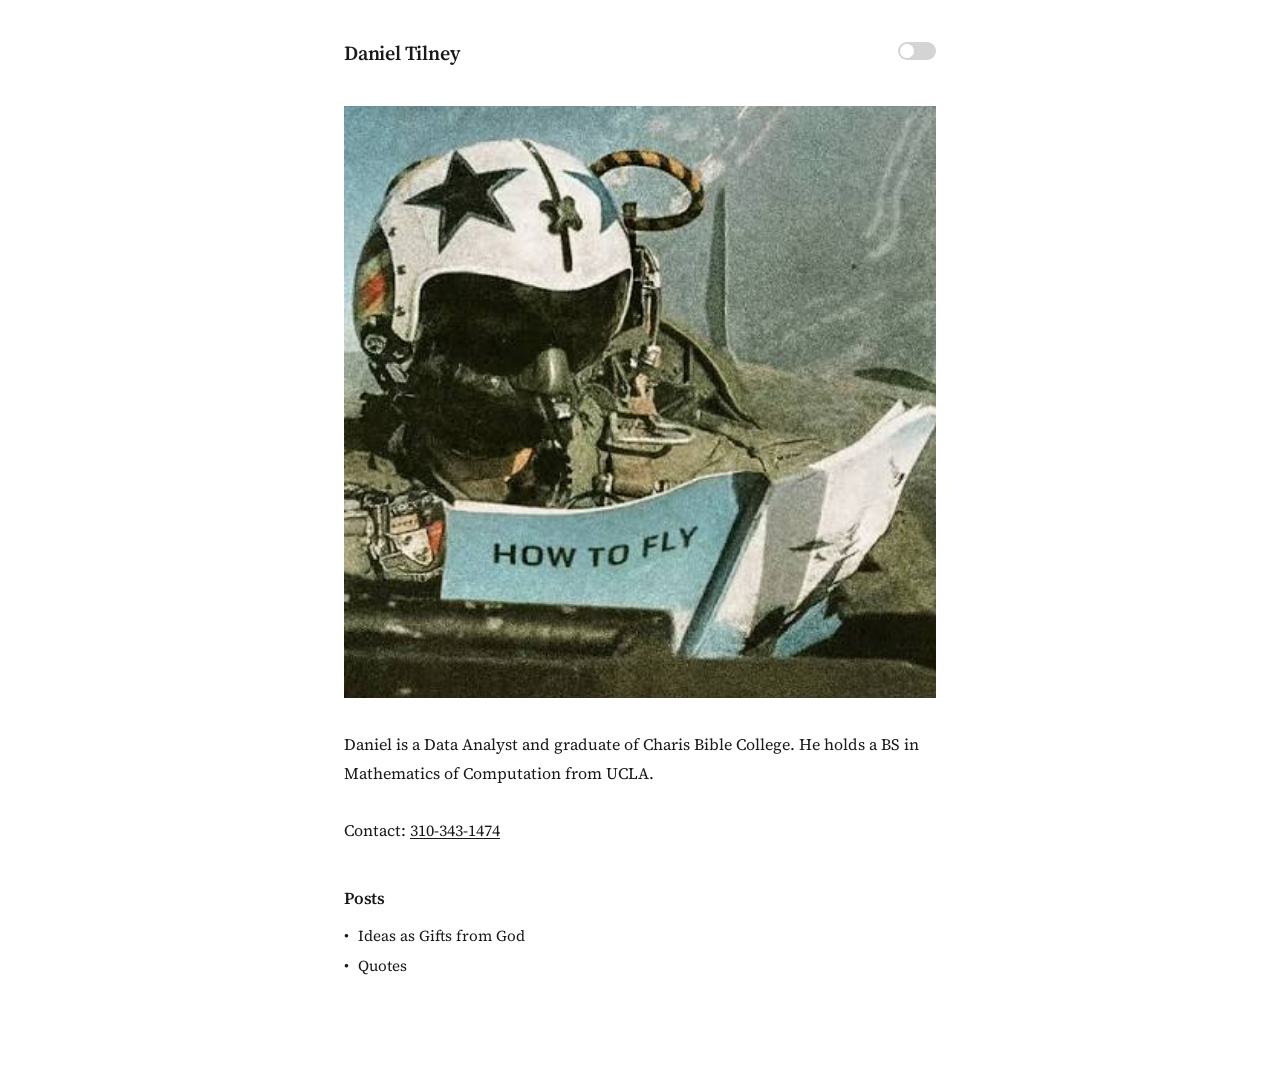
<file: index.html>
<!DOCTYPE html>
<html lang="en">
<head>
  <meta charset="UTF-8">
  <meta name="viewport" content="width=device-width, initial-scale=1">
  <title>Daniel Tilney</title>
  <meta name="description" content="Daniel Tilney's personal blog.">
  <link rel="preconnect" href="https://fonts.googleapis.com">
  <link rel="preconnect" href="https://fonts.gstatic.com" crossorigin>
  <link href="https://fonts.googleapis.com/css2?family=Source+Serif+4:ital,opsz,wght@0,8..60,400;0,8..60,600;1,8..60,400;1,8..60,600&display=swap" rel="stylesheet">
  <link rel="stylesheet" href="style.css?v=2">
  <script>
    // Apply dark mode before render to prevent flash
    (function() {
      const saved = localStorage.getItem('darkMode');
      let dark;
      if (saved !== null) {
        dark = saved === 'true';
      } else {
        dark = window.matchMedia('(prefers-color-scheme: dark)').matches;
      }
      if (dark) document.documentElement.classList.add('dark');
    })();
  </script>
</head>
<body>
  <header class="header">
    <div class="container">
      <div class="header-name"><a href="./">Daniel Tilney</a></div>
      <div class="header-right">
        <div class="toggle-switch">
          <input type="checkbox" id="color-mode" class="toggle-checkbox">
          <label for="color-mode" class="toggle-label"></label>
        </div>
      </div>
    </div>
  </header>

  <main class="page-main">
    <article>
      <div class="container">
        <section class="home-intro">
          <img src="images/profile.jpeg" alt="How to Fly">
          <p>Daniel is a Data Analyst and graduate of Charis Bible College. He holds a BS in Mathematics of Computation from UCLA.</p>
          <br>
          <p>Contact: <a href="sms:3103431474">310-343-1474</a></p>
        </section>
        <section class="home-section">
          <h2>Posts</h2>
          <ul class="bullet-list">
            <li><a href="posts/ideas-as-gifts-from-god.html">Ideas as Gifts from God</a></li>
            <li><a href="posts/quotes.html">Quotes</a></li>
          </ul>
        </section>
      </div>
    </article>
  </main>

  <script>
    // Dark mode toggle
    const checkbox = document.getElementById('color-mode');
    checkbox.checked = document.documentElement.classList.contains('dark');
    checkbox.addEventListener('change', function() {
      document.documentElement.classList.toggle('dark', this.checked);
      localStorage.setItem('darkMode', this.checked ? 'true' : 'false');
    });
    // Sync OS preference if no saved preference
    if (localStorage.getItem('darkMode') === null) {
      window.matchMedia('(prefers-color-scheme: dark)').addEventListener('change', (e) => {
        if (localStorage.getItem('darkMode') === null) {
          document.documentElement.classList.toggle('dark', e.matches);
          checkbox.checked = e.matches;
        }
      });
    }
  </script>
</body>
</html>
</file>
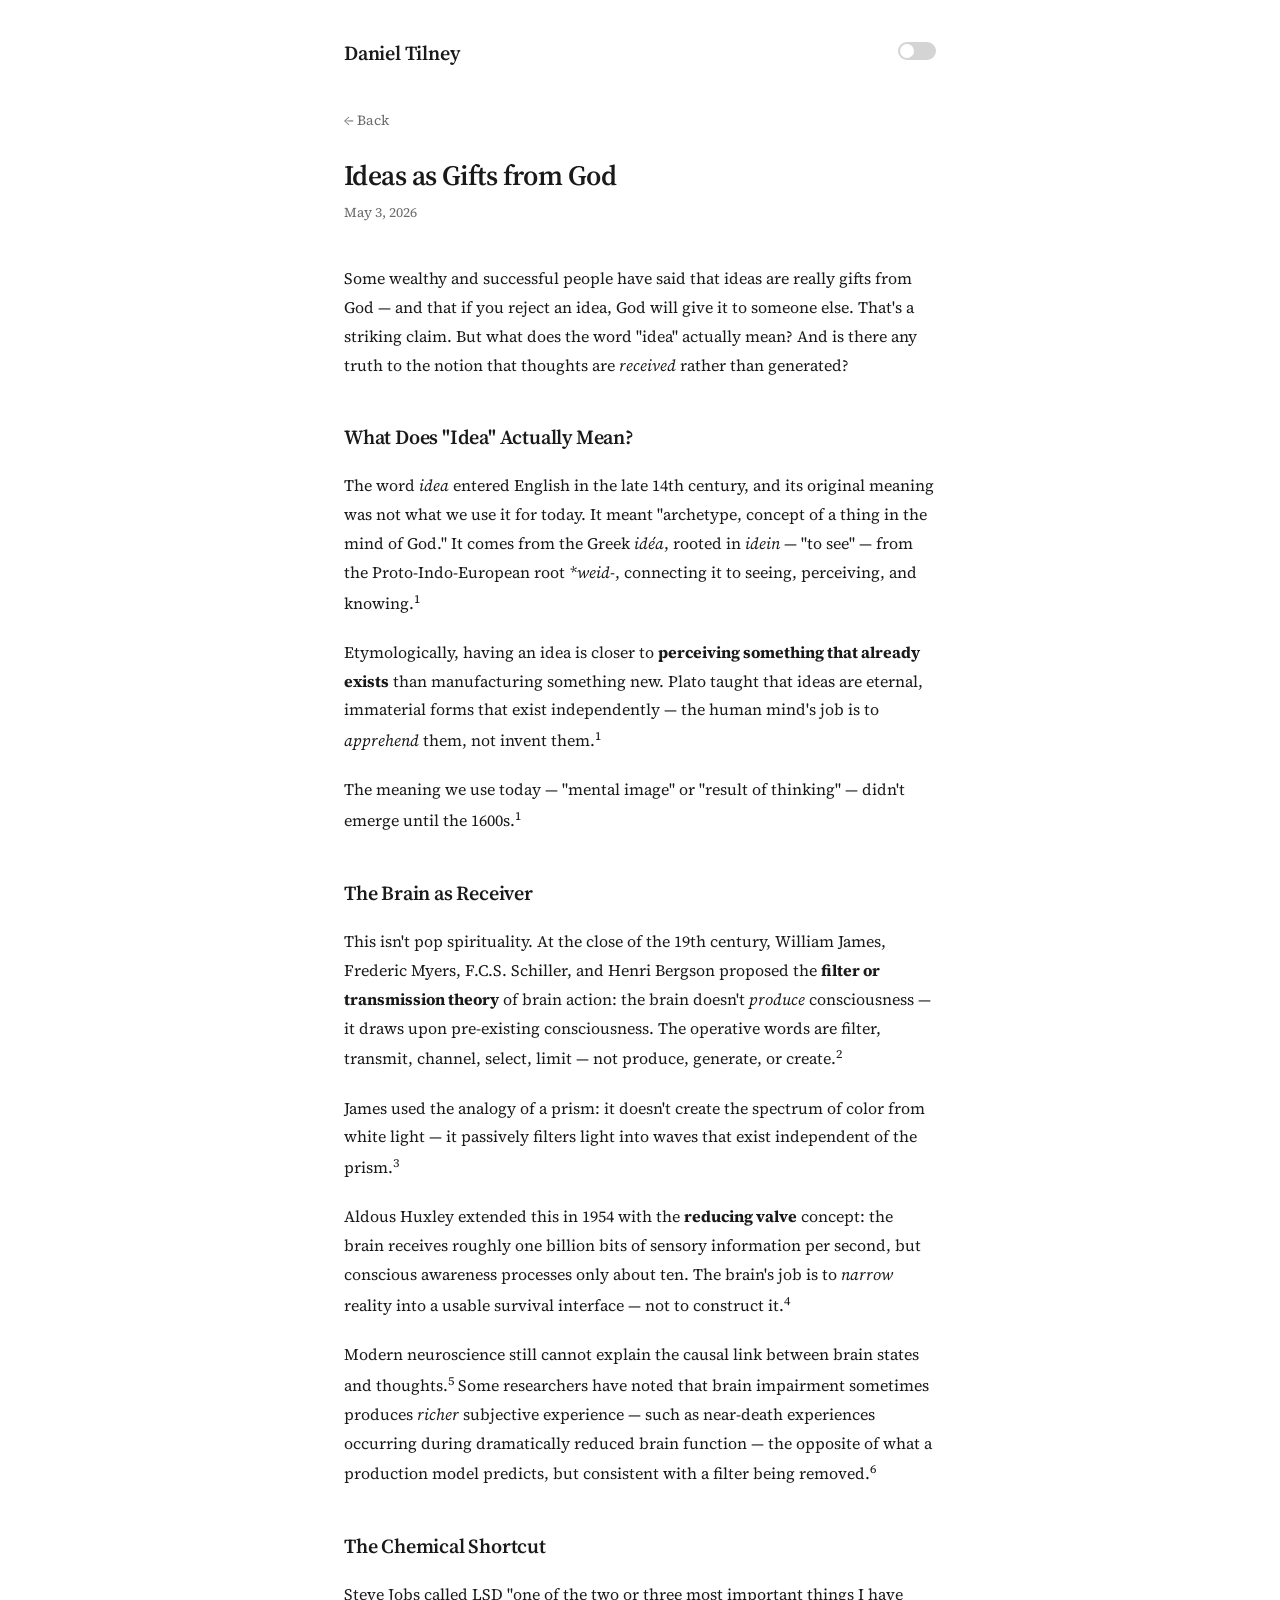
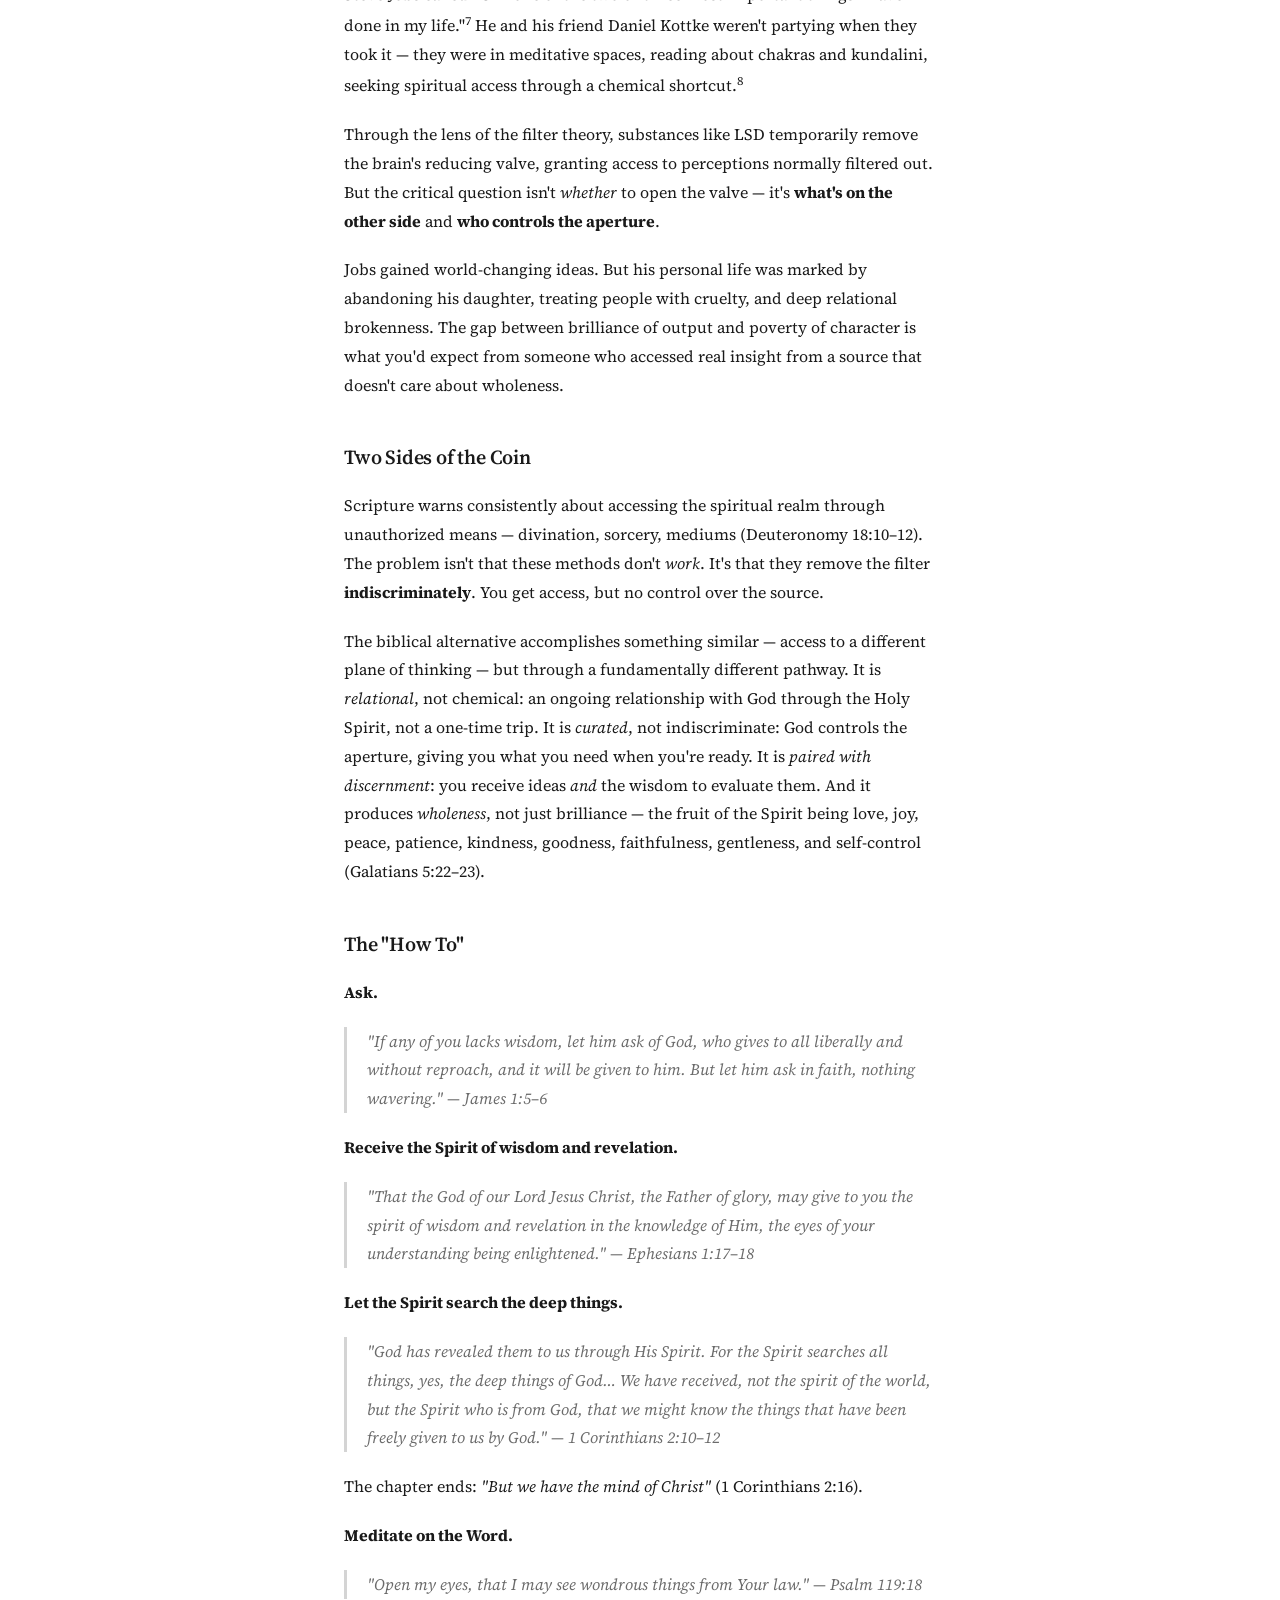
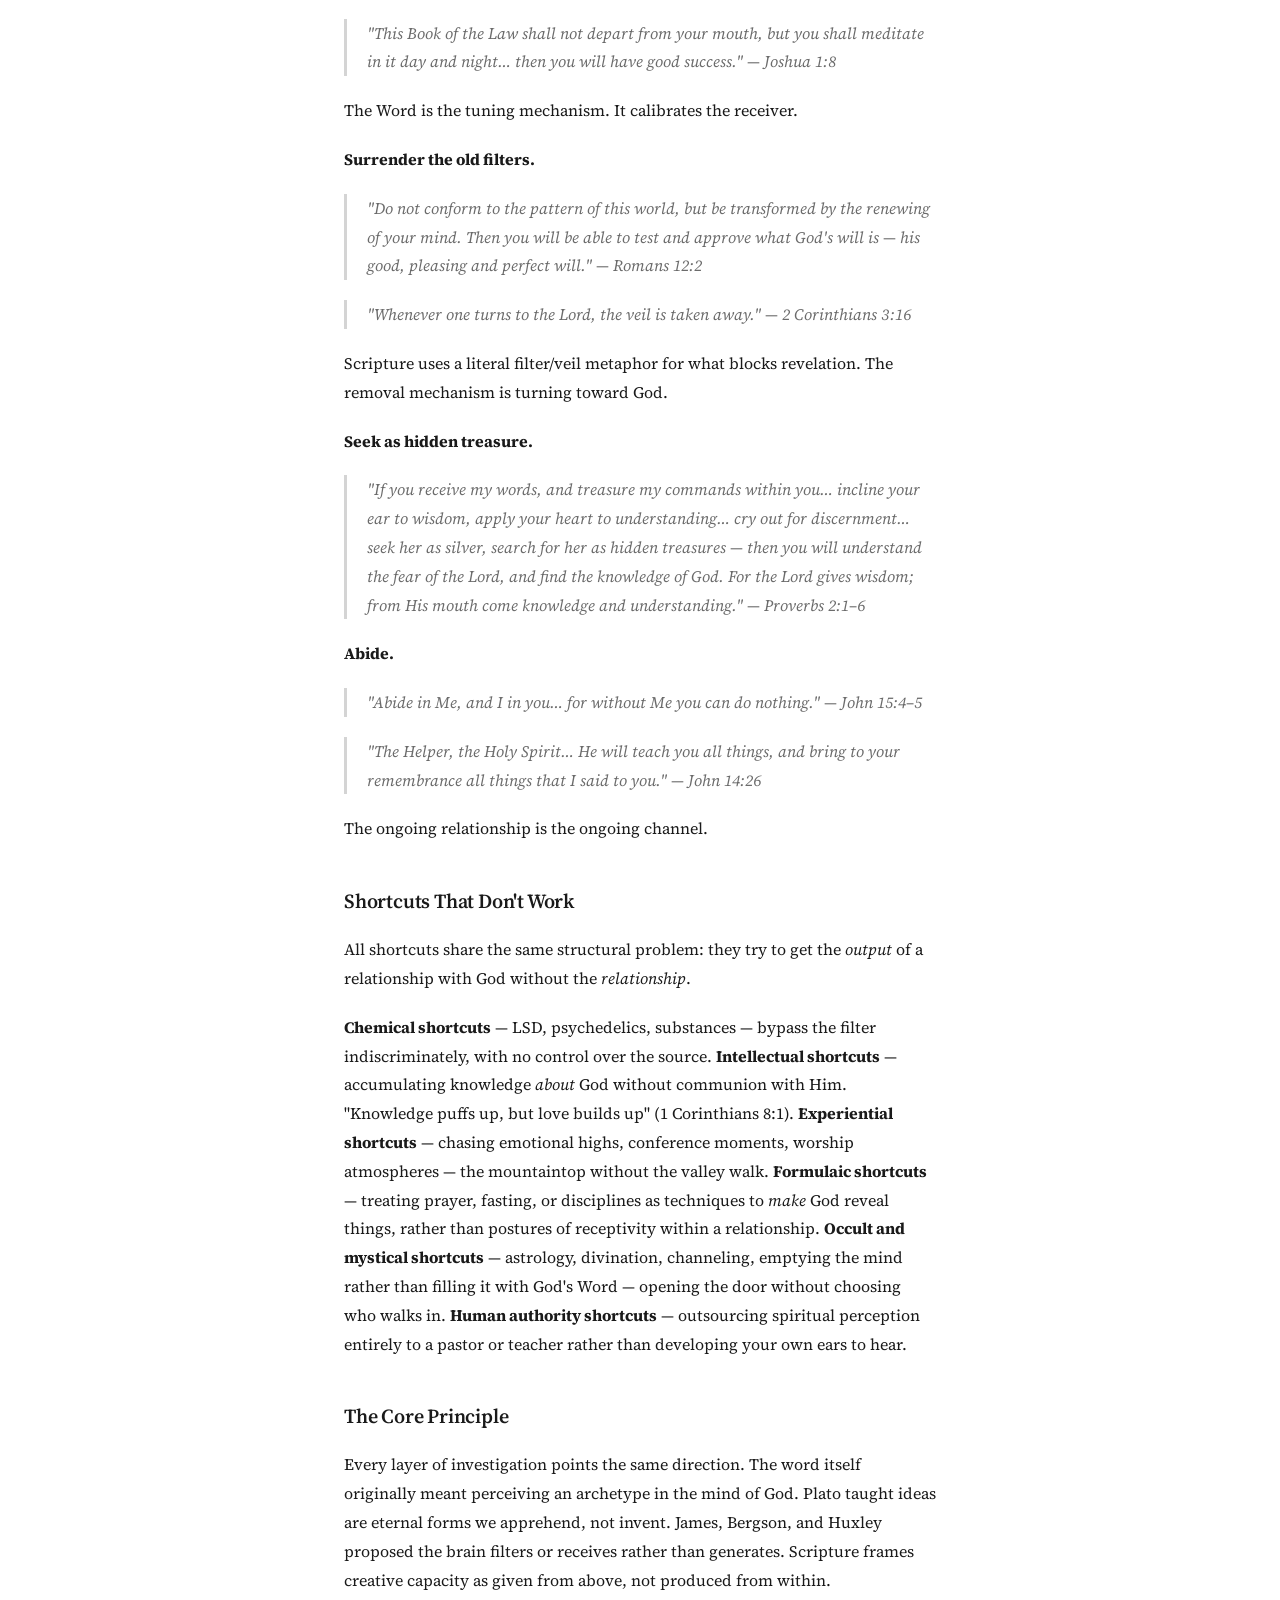
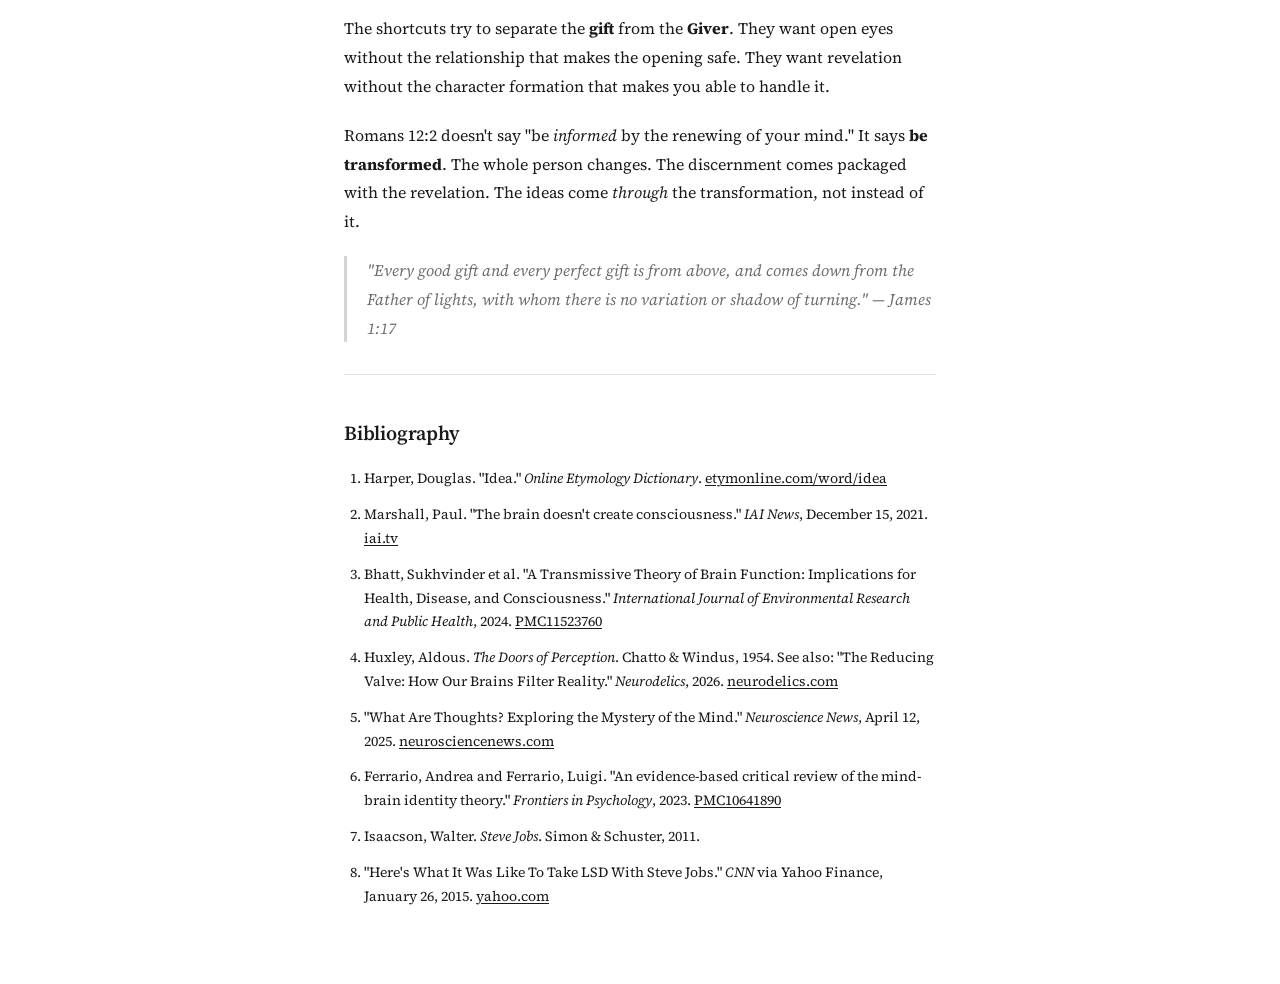
<file: posts/ideas-as-gifts-from-god.html>
<!DOCTYPE html>
<html lang="en">
<head>
  <meta charset="UTF-8">
  <meta name="viewport" content="width=device-width, initial-scale=1">
  <title>Ideas as Gifts from God — Daniel Tilney</title>
  <meta name="description" content="What does the word 'idea' actually mean? Exploring the etymology, the brain-as-receiver theory, and the biblical pathway to receiving revelation.">
  <link rel="preconnect" href="https://fonts.googleapis.com">
  <link rel="preconnect" href="https://fonts.gstatic.com" crossorigin>
  <link href="https://fonts.googleapis.com/css2?family=Source+Serif+4:ital,opsz,wght@0,8..60,400;0,8..60,600;1,8..60,400;1,8..60,600&display=swap" rel="stylesheet">
  <link rel="stylesheet" href="../style.css?v=6">
  <script>
    (function() {
      const saved = localStorage.getItem('darkMode');
      let dark;
      if (saved !== null) {
        dark = saved === 'true';
      } else {
        dark = window.matchMedia('(prefers-color-scheme: dark)').matches;
      }
      if (dark) document.documentElement.classList.add('dark');
    })();
  </script>
</head>
<body>
  <header class="header">
    <div class="container">
      <div class="header-name"><a href="../">Daniel Tilney</a></div>
      <div class="header-right">
        <div class="toggle-switch">
          <input type="checkbox" id="color-mode" class="toggle-checkbox">
          <label for="color-mode" class="toggle-label"></label>
        </div>
      </div>
    </div>
  </header>

  <main class="page-main">
    <article>
      <div class="container">
        <a href="../" class="back-link">← Back</a>
        <div class="post-header">
          <h1>Ideas as Gifts from God</h1>
          <p class="post-meta">May 3, 2026</p>
        </div>

        <div class="post-content">

          <p>Some wealthy and successful people have said that ideas are really gifts from God — and that if you reject an idea, God will give it to someone else. That's a striking claim. But what does the word "idea" actually mean? And is there any truth to the notion that thoughts are <em>received</em> rather than generated?</p>

          <h2>What Does "Idea" Actually Mean?</h2>

          <p>The word <em>idea</em> entered English in the late 14th century, and its original meaning was not what we use it for today. It meant "archetype, concept of a thing in the mind of God." It comes from the Greek <em>idéa</em>, rooted in <em>idein</em> — "to see" — from the Proto-Indo-European root <em>*weid-</em>, connecting it to seeing, perceiving, and knowing.<sup><a href="#ref-1">1</a></sup></p>

          <p>Etymologically, having an idea is closer to <strong>perceiving something that already exists</strong> than manufacturing something new. Plato taught that ideas are eternal, immaterial forms that exist independently — the human mind's job is to <em>apprehend</em> them, not invent them.<sup><a href="#ref-1">1</a></sup></p>

          <p>The meaning we use today — "mental image" or "result of thinking" — didn't emerge until the 1600s.<sup><a href="#ref-1">1</a></sup></p>

          <h2>The Brain as Receiver</h2>

          <p>This isn't pop spirituality. At the close of the 19th century, William James, Frederic Myers, F.C.S. Schiller, and Henri Bergson proposed the <strong>filter or transmission theory</strong> of brain action: the brain doesn't <em>produce</em> consciousness — it draws upon pre-existing consciousness. The operative words are filter, transmit, channel, select, limit — not produce, generate, or create.<sup><a href="#ref-2">2</a></sup></p>

          <p>James used the analogy of a prism: it doesn't create the spectrum of color from white light — it passively filters light into waves that exist independent of the prism.<sup><a href="#ref-3">3</a></sup></p>

          <p>Aldous Huxley extended this in 1954 with the <strong>reducing valve</strong> concept: the brain receives roughly one billion bits of sensory information per second, but conscious awareness processes only about ten. The brain's job is to <em>narrow</em> reality into a usable survival interface — not to construct it.<sup><a href="#ref-4">4</a></sup></p>

          <p>Modern neuroscience still cannot explain the causal link between brain states and thoughts.<sup><a href="#ref-5">5</a></sup> Some researchers have noted that brain impairment sometimes produces <em>richer</em> subjective experience — such as near-death experiences occurring during dramatically reduced brain function — the opposite of what a production model predicts, but consistent with a filter being removed.<sup><a href="#ref-6">6</a></sup></p>

          <h2>The Chemical Shortcut</h2>

          <p>Steve Jobs called LSD "one of the two or three most important things I have done in my life."<sup><a href="#ref-7">7</a></sup> He and his friend Daniel Kottke weren't partying when they took it — they were in meditative spaces, reading about chakras and kundalini, seeking spiritual access through a chemical shortcut.<sup><a href="#ref-8">8</a></sup></p>

          <p>Through the lens of the filter theory, substances like LSD temporarily remove the brain's reducing valve, granting access to perceptions normally filtered out. But the critical question isn't <em>whether</em> to open the valve — it's <strong>what's on the other side</strong> and <strong>who controls the aperture</strong>.</p>

          <p>Jobs gained world-changing ideas. But his personal life was marked by abandoning his daughter, treating people with cruelty, and deep relational brokenness. The gap between brilliance of output and poverty of character is what you'd expect from someone who accessed real insight from a source that doesn't care about wholeness.</p>

          <h2>Two Sides of the Coin</h2>

          <p>Scripture warns consistently about accessing the spiritual realm through unauthorized means — divination, sorcery, mediums (Deuteronomy 18:10–12). The problem isn't that these methods don't <em>work</em>. It's that they remove the filter <strong>indiscriminately</strong>. You get access, but no control over the source.</p>

          <p>The biblical alternative accomplishes something similar — access to a different plane of thinking — but through a fundamentally different pathway. It is <em>relational</em>, not chemical: an ongoing relationship with God through the Holy Spirit, not a one-time trip. It is <em>curated</em>, not indiscriminate: God controls the aperture, giving you what you need when you're ready. It is <em>paired with discernment</em>: you receive ideas <em>and</em> the wisdom to evaluate them. And it produces <em>wholeness</em>, not just brilliance — the fruit of the Spirit being love, joy, peace, patience, kindness, goodness, faithfulness, gentleness, and self-control (Galatians 5:22–23).</p>

          <h2>The "How To"</h2>

          <p><strong>Ask.</strong></p>
          <blockquote>"If any of you lacks wisdom, let him ask of God, who gives to all liberally and without reproach, and it will be given to him. But let him ask in faith, nothing wavering." — James 1:5–6</blockquote>

          <p><strong>Receive the Spirit of wisdom and revelation.</strong></p>
          <blockquote>"That the God of our Lord Jesus Christ, the Father of glory, may give to you the spirit of wisdom and revelation in the knowledge of Him, the eyes of your understanding being enlightened." — Ephesians 1:17–18</blockquote>

          <p><strong>Let the Spirit search the deep things.</strong></p>
          <blockquote>"God has revealed them to us through His Spirit. For the Spirit searches all things, yes, the deep things of God… We have received, not the spirit of the world, but the Spirit who is from God, that we might know the things that have been freely given to us by God." — 1 Corinthians 2:10–12</blockquote>
          <p>The chapter ends: <em>"But we have the mind of Christ"</em> (1 Corinthians 2:16).</p>

          <p><strong>Meditate on the Word.</strong></p>
          <blockquote>"Open my eyes, that I may see wondrous things from Your law." — Psalm 119:18</blockquote>
          <blockquote>"This Book of the Law shall not depart from your mouth, but you shall meditate in it day and night… then you will have good success." — Joshua 1:8</blockquote>
          <p>The Word is the tuning mechanism. It calibrates the receiver.</p>

          <p><strong>Surrender the old filters.</strong></p>
          <blockquote>"Do not conform to the pattern of this world, but be transformed by the renewing of your mind. Then you will be able to test and approve what God's will is — his good, pleasing and perfect will." — Romans 12:2</blockquote>
          <blockquote>"Whenever one turns to the Lord, the veil is taken away." — 2 Corinthians 3:16</blockquote>
          <p>Scripture uses a literal filter/veil metaphor for what blocks revelation. The removal mechanism is turning toward God.</p>

          <p><strong>Seek as hidden treasure.</strong></p>
          <blockquote>"If you receive my words, and treasure my commands within you… incline your ear to wisdom, apply your heart to understanding… cry out for discernment… seek her as silver, search for her as hidden treasures — then you will understand the fear of the Lord, and find the knowledge of God. For the Lord gives wisdom; from His mouth come knowledge and understanding." — Proverbs 2:1–6</blockquote>

          <p><strong>Abide.</strong></p>
          <blockquote>"Abide in Me, and I in you… for without Me you can do nothing." — John 15:4–5</blockquote>
          <blockquote>"The Helper, the Holy Spirit… He will teach you all things, and bring to your remembrance all things that I said to you." — John 14:26</blockquote>
          <p>The ongoing relationship is the ongoing channel.</p>

          <h2>Shortcuts That Don't Work</h2>

          <p>All shortcuts share the same structural problem: they try to get the <em>output</em> of a relationship with God without the <em>relationship</em>.</p>

          <p><strong>Chemical shortcuts</strong> — LSD, psychedelics, substances — bypass the filter indiscriminately, with no control over the source. <strong>Intellectual shortcuts</strong> — accumulating knowledge <em>about</em> God without communion with Him. "Knowledge puffs up, but love builds up" (1 Corinthians 8:1). <strong>Experiential shortcuts</strong> — chasing emotional highs, conference moments, worship atmospheres — the mountaintop without the valley walk. <strong>Formulaic shortcuts</strong> — treating prayer, fasting, or disciplines as techniques to <em>make</em> God reveal things, rather than postures of receptivity within a relationship. <strong>Occult and mystical shortcuts</strong> — astrology, divination, channeling, emptying the mind rather than filling it with God's Word — opening the door without choosing who walks in. <strong>Human authority shortcuts</strong> — outsourcing spiritual perception entirely to a pastor or teacher rather than developing your own ears to hear.</p>

          <h2>The Core Principle</h2>

          <p>Every layer of investigation points the same direction. The word itself originally meant perceiving an archetype in the mind of God. Plato taught ideas are eternal forms we apprehend, not invent. James, Bergson, and Huxley proposed the brain filters or receives rather than generates. Scripture frames creative capacity as given from above, not produced from within.</p>

          <p>The shortcuts try to separate the <strong>gift</strong> from the <strong>Giver</strong>. They want open eyes without the relationship that makes the opening safe. They want revelation without the character formation that makes you able to handle it.</p>

          <p>Romans 12:2 doesn't say "be <em>informed</em> by the renewing of your mind." It says <strong>be transformed</strong>. The whole person changes. The discernment comes packaged with the revelation. The ideas come <em>through</em> the transformation, not instead of it.</p>

          <blockquote>"Every good gift and every perfect gift is from above, and comes down from the Father of lights, with whom there is no variation or shadow of turning." — James 1:17</blockquote>

          <hr class="divider">

          <h2>Bibliography</h2>
          <ol class="bibliography">
            <li id="ref-1">Harper, Douglas. "Idea." <em>Online Etymology Dictionary</em>. <a href="https://www.etymonline.com/word/idea" target="_blank" rel="noopener">etymonline.com/word/idea</a></li>
            <li id="ref-2">Marshall, Paul. "The brain doesn't create consciousness." <em>IAI News</em>, December 15, 2021. <a href="https://iai.tv/articles/the-brain-doesnt-create-consciousness-auid-2002" target="_blank" rel="noopener">iai.tv</a></li>
            <li id="ref-3">Bhatt, Sukhvinder et al. "A Transmissive Theory of Brain Function: Implications for Health, Disease, and Consciousness." <em>International Journal of Environmental Research and Public Health</em>, 2024. <a href="https://www.ncbi.nlm.nih.gov/pmc/articles/PMC11523760/" target="_blank" rel="noopener">PMC11523760</a></li>
            <li id="ref-4">Huxley, Aldous. <em>The Doors of Perception</em>. Chatto & Windus, 1954. See also: "The Reducing Valve: How Our Brains Filter Reality." <em>Neurodelics</em>, 2026. <a href="https://www.neurodelics.com/post/the-reducing-valve-how-our-brains-filter-reality-and-what-happens-when-we-take-psychedelics" target="_blank" rel="noopener">neurodelics.com</a></li>
            <li id="ref-5">"What Are Thoughts? Exploring the Mystery of the Mind." <em>Neuroscience News</em>, April 12, 2025. <a href="https://neurosciencenews.com/thoughts-consciousness-neuroscience-28619/" target="_blank" rel="noopener">neurosciencenews.com</a></li>
            <li id="ref-6">Ferrario, Andrea and Ferrario, Luigi. "An evidence-based critical review of the mind-brain identity theory." <em>Frontiers in Psychology</em>, 2023. <a href="https://pmc.ncbi.nlm.nih.gov/articles/PMC10641890/" target="_blank" rel="noopener">PMC10641890</a></li>
            <li id="ref-7">Isaacson, Walter. <em>Steve Jobs</em>. Simon & Schuster, 2011.</li>
            <li id="ref-8">"Here's What It Was Like To Take LSD With Steve Jobs." <em>CNN</em> via Yahoo Finance, January 26, 2015. <a href="https://finance.yahoo.com/news/heres-lsd-steve-jobs-155030626.html" target="_blank" rel="noopener">yahoo.com</a></li>
          </ol>

        </div>
      </div>
    </article>
  </main>

  <script>
    const checkbox = document.getElementById('color-mode');
    checkbox.checked = document.documentElement.classList.contains('dark');
    checkbox.addEventListener('change', function() {
      document.documentElement.classList.toggle('dark', this.checked);
      localStorage.setItem('darkMode', this.checked ? 'true' : 'false');
    });
    if (localStorage.getItem('darkMode') === null) {
      window.matchMedia('(prefers-color-scheme: dark)').addEventListener('change', (e) => {
        if (localStorage.getItem('darkMode') === null) {
          document.documentElement.classList.toggle('dark', e.matches);
          checkbox.checked = e.matches;
        }
      });
    }
  </script>
</body>
</html>
</file>
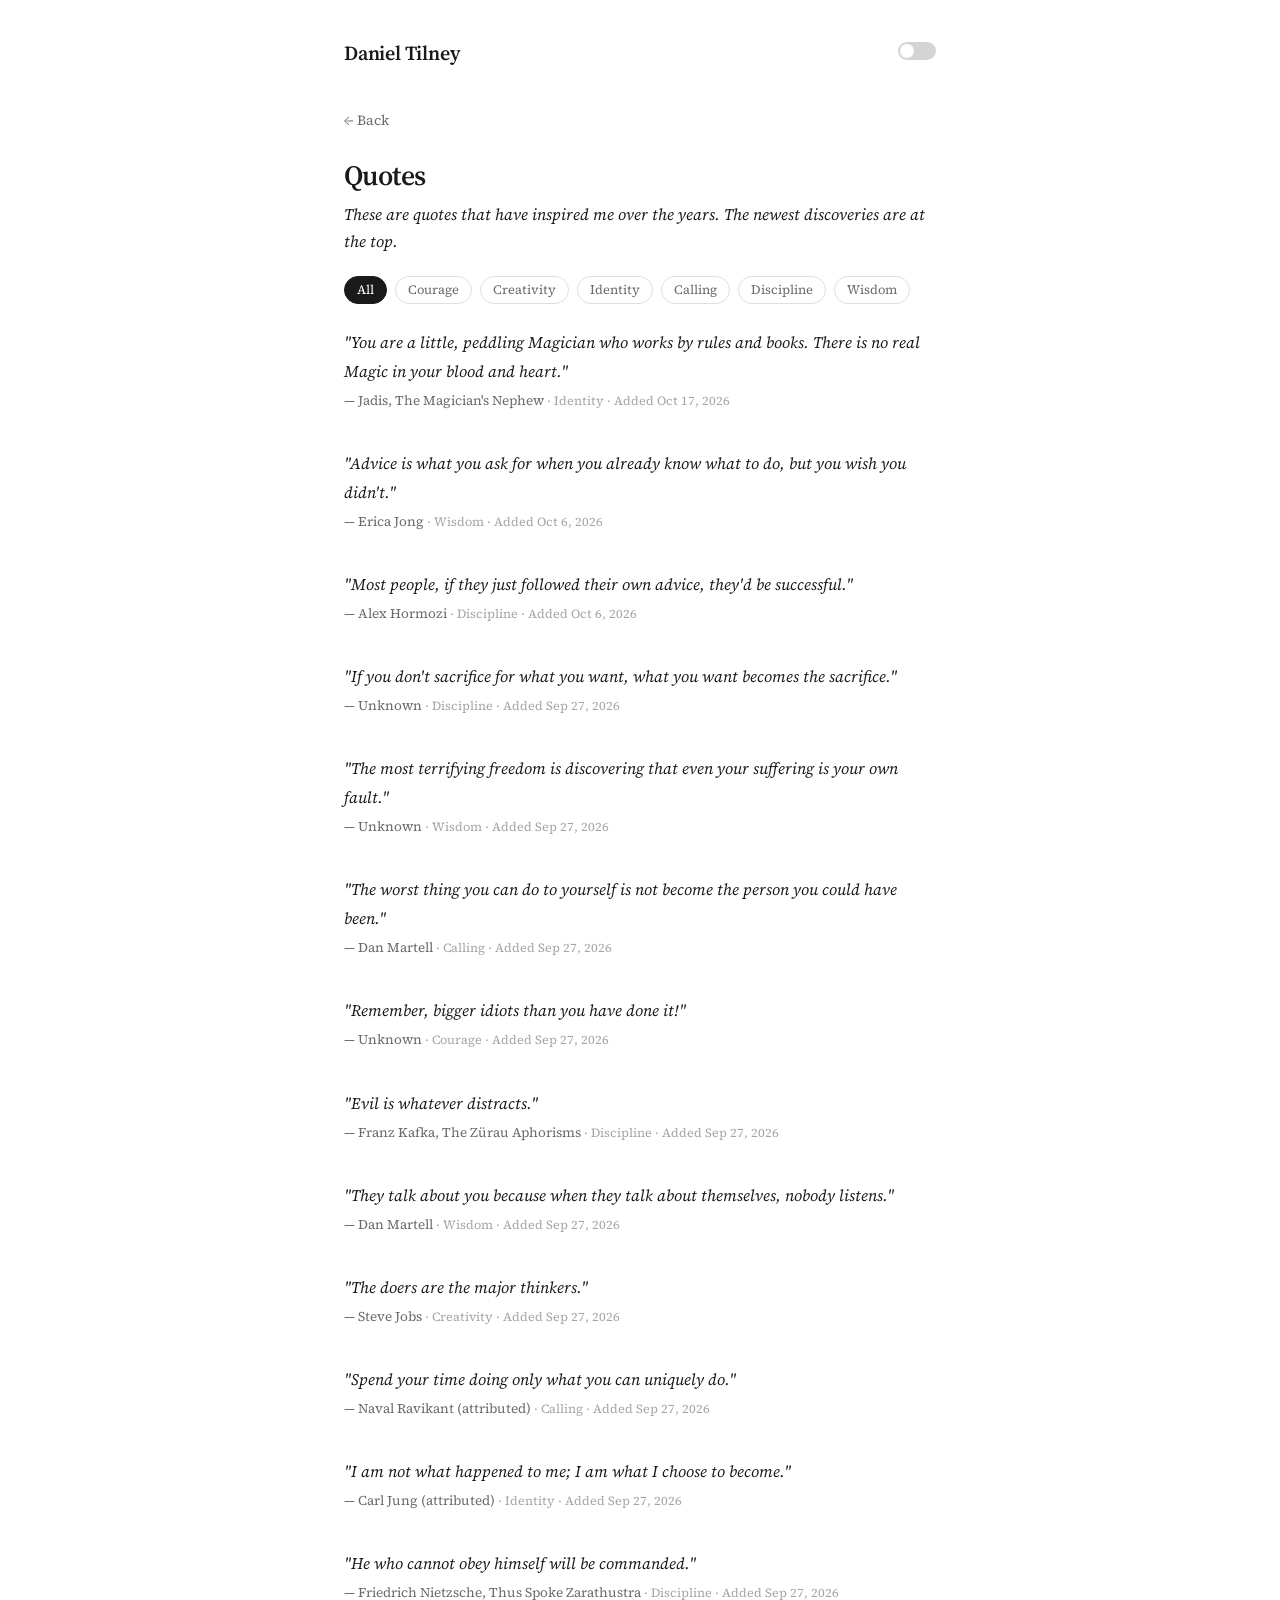
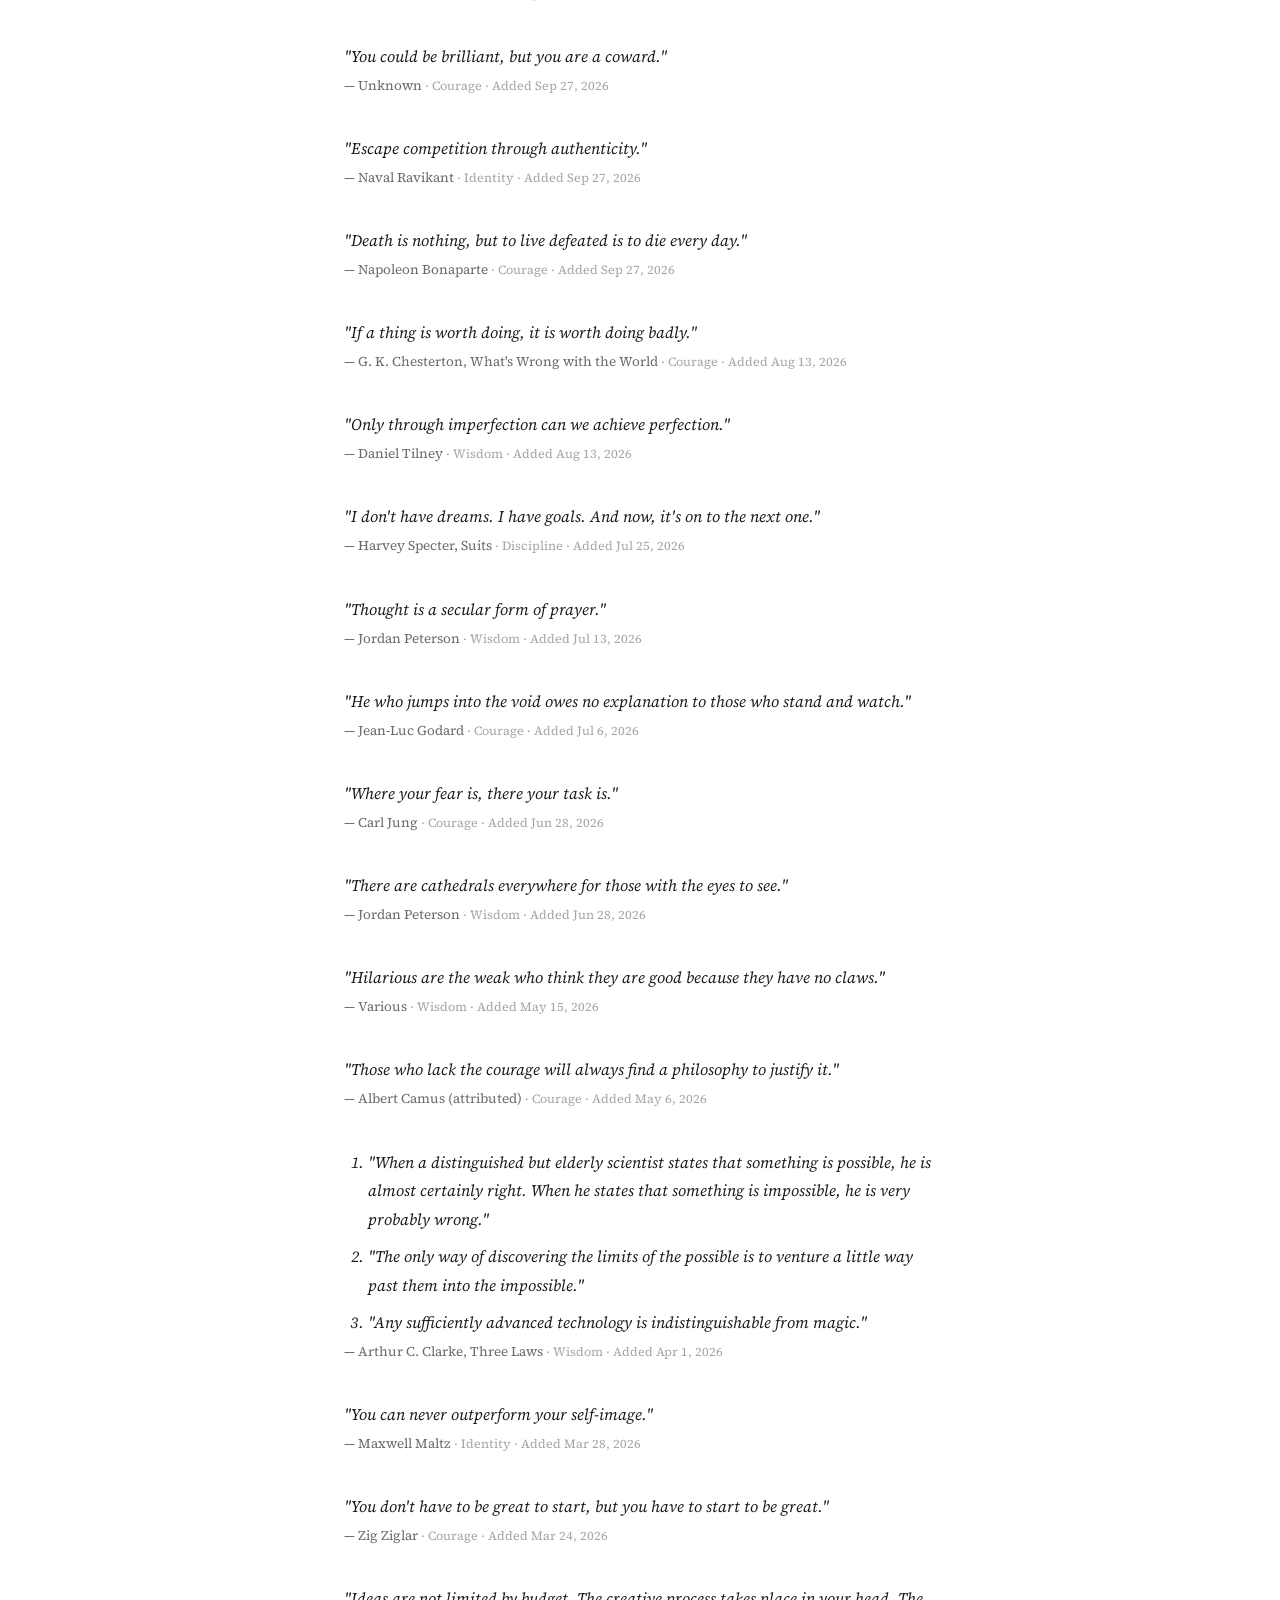
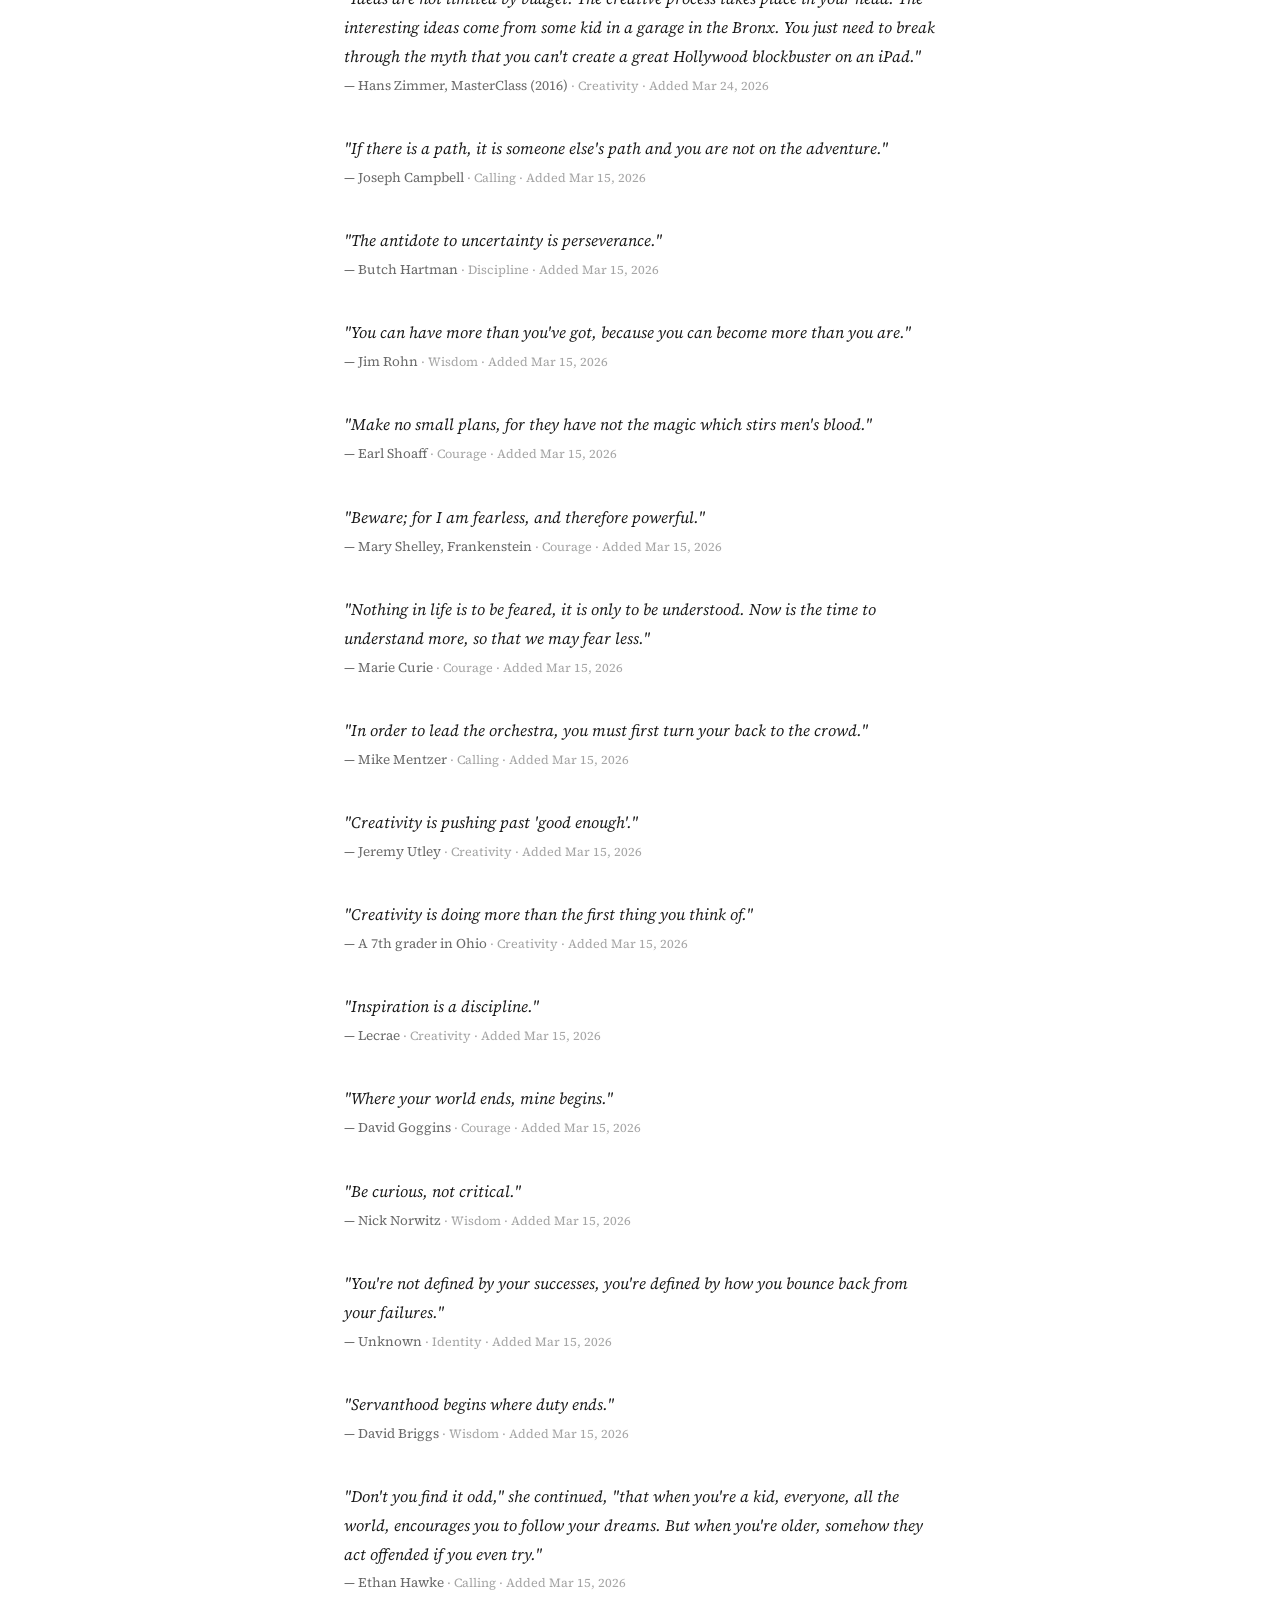
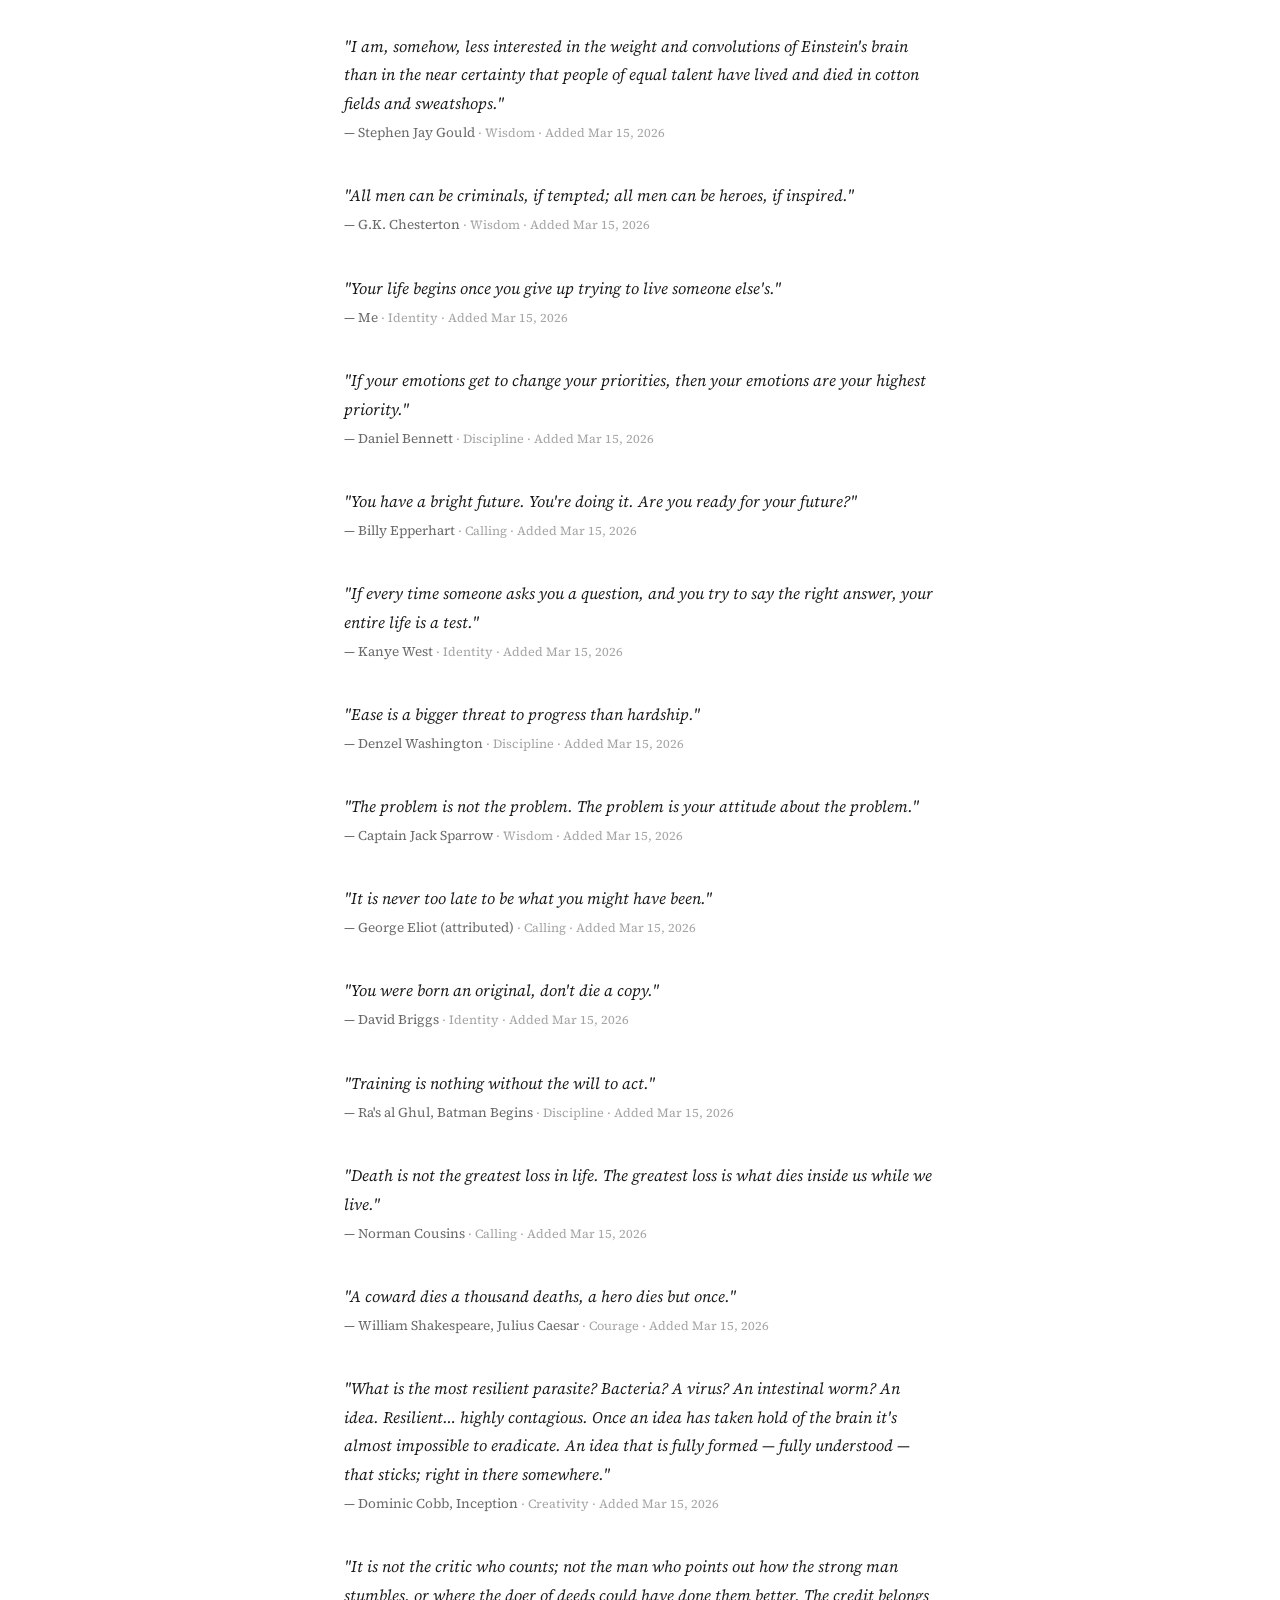
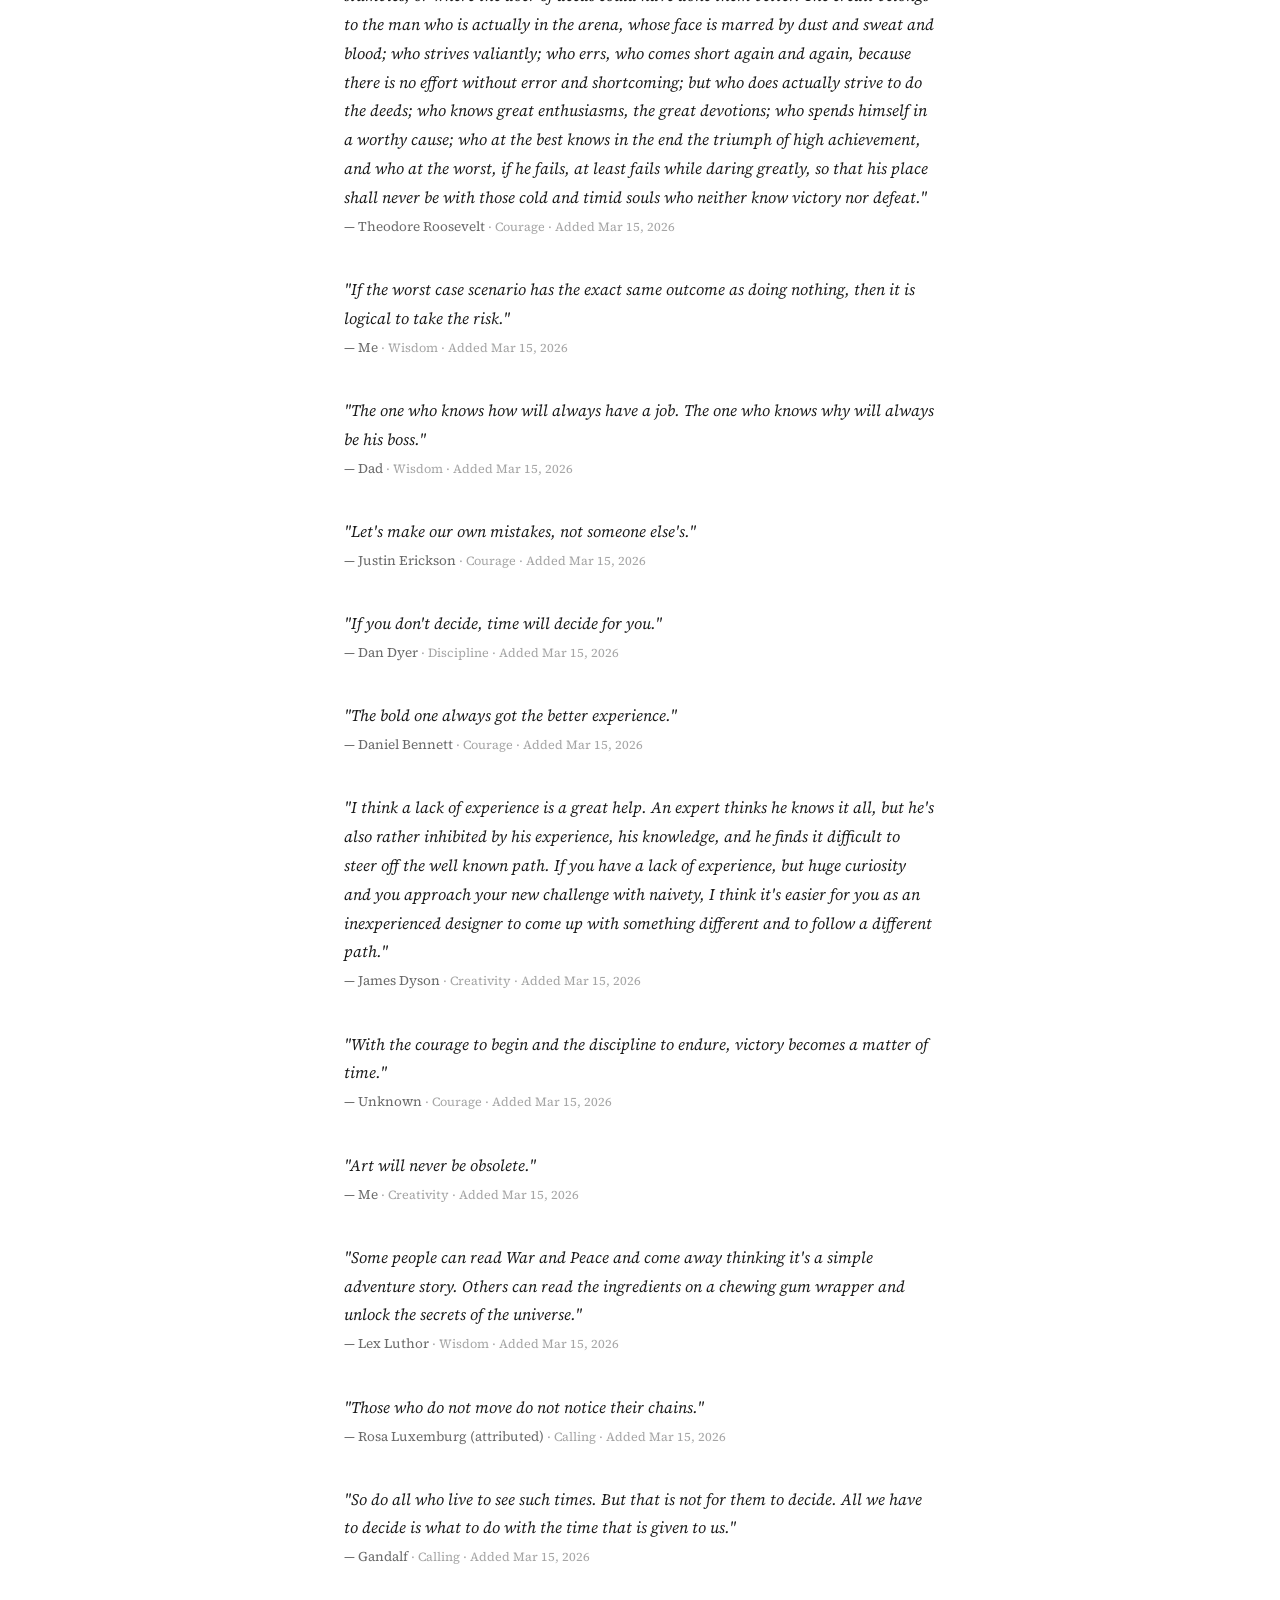
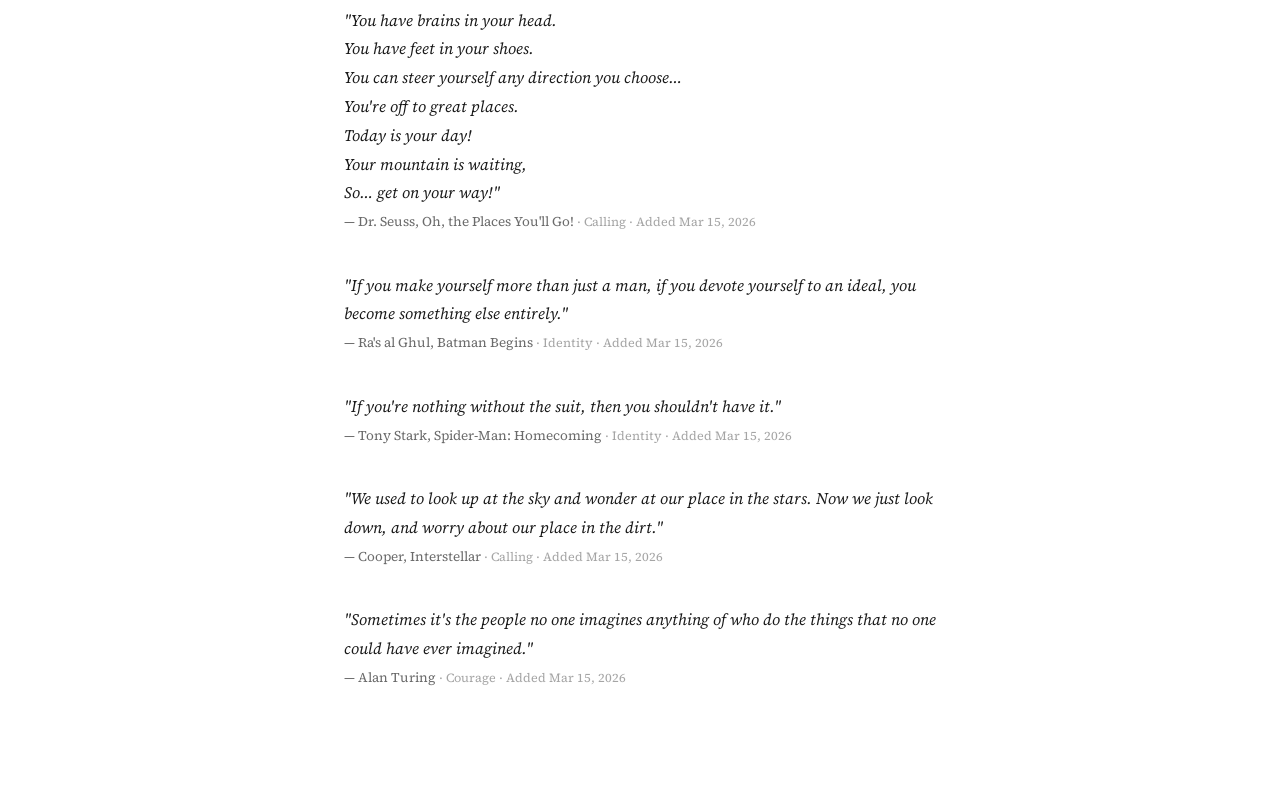
<file: posts/quotes.html>
<!DOCTYPE html>
<html lang="en">
<head>
  <meta charset="UTF-8">
  <meta name="viewport" content="width=device-width, initial-scale=1">
  <title>Quotes — Daniel Tilney</title>
  <meta name="description" content="Quotes that have inspired me over the years.">
  <link rel="preconnect" href="https://fonts.googleapis.com">
  <link rel="preconnect" href="https://fonts.gstatic.com" crossorigin>
  <link href="https://fonts.googleapis.com/css2?family=Source+Serif+4:ital,opsz,wght@0,8..60,400;0,8..60,600;1,8..60,400;1,8..60,600&display=swap" rel="stylesheet">
  <link rel="stylesheet" href="../style.css?v=4">
  <script>
    (function() {
      const saved = localStorage.getItem('darkMode');
      let dark;
      if (saved !== null) {
        dark = saved === 'true';
      } else {
        dark = window.matchMedia('(prefers-color-scheme: dark)').matches;
      }
      if (dark) document.documentElement.classList.add('dark');
    })();
  </script>
</head>
<body>
  <header class="header">
    <div class="container">
      <div class="header-name"><a href="../">Daniel Tilney</a></div>
      <div class="header-right">
        <div class="toggle-switch">
          <input type="checkbox" id="color-mode" class="toggle-checkbox">
          <label for="color-mode" class="toggle-label"></label>
        </div>
      </div>
    </div>
  </header>

  <main class="page-main">
    <article>
      <div class="container">
        <a href="../" class="back-link">← Back</a>
        <div class="post-header" style="margin-bottom: 1.5rem;">
          <h1>Quotes</h1>
          <p style="margin-top: 0.25rem; margin-bottom: 1.25rem;"><em>These are quotes that have inspired me over the years. The newest discoveries are at the top.</em></p>
          <div class="quote-filters" id="quote-filters">
            <button class="quote-filter active" data-filter="all">All</button>
            <button class="quote-filter" data-filter="courage">Courage</button>
            <button class="quote-filter" data-filter="creativity">Creativity</button>
            <button class="quote-filter" data-filter="identity">Identity</button>
            <button class="quote-filter" data-filter="calling">Calling</button>
            <button class="quote-filter" data-filter="discipline">Discipline</button>
            <button class="quote-filter" data-filter="wisdom">Wisdom</button>
          </div>
        </div>

        <div class="post-content">
          <ul class="quotes-list">

            <li data-category="identity">
              <p class="quote-text">"You are a little, peddling Magician who works by rules and books. There is no real Magic in your blood and heart."</p>
              <p class="quote-meta">— Jadis, The Magician's Nephew <span class="quote-meta-detail">· Identity · Added Oct 17, 2026</span></p>
            </li>

            <li data-category="wisdom">
              <p class="quote-text">"Advice is what you ask for when you already know what to do, but you wish you didn't."</p>
              <p class="quote-meta">— Erica Jong <span class="quote-meta-detail">· Wisdom · Added Oct 6, 2026</span></p>
            </li>

            <li data-category="discipline">
              <p class="quote-text">"Most people, if they just followed their own advice, they'd be successful."</p>
              <p class="quote-meta">— Alex Hormozi <span class="quote-meta-detail">· Discipline · Added Oct 6, 2026</span></p>
            </li>

            <li data-category="discipline">
              <p class="quote-text">"If you don't sacrifice for what you want, what you want becomes the sacrifice."</p>
              <p class="quote-meta">— Unknown <span class="quote-meta-detail">· Discipline · Added Sep 27, 2026</span></p>
            </li>

            <li data-category="wisdom">
              <p class="quote-text">"The most terrifying freedom is discovering that even your suffering is your own fault."</p>
              <p class="quote-meta">— Unknown <span class="quote-meta-detail">· Wisdom · Added Sep 27, 2026</span></p>
            </li>

            <li data-category="calling">
              <p class="quote-text">"The worst thing you can do to yourself is not become the person you could have been."</p>
              <p class="quote-meta">— Dan Martell <span class="quote-meta-detail">· Calling · Added Sep 27, 2026</span></p>
            </li>

            <li data-category="courage">
              <p class="quote-text">"Remember, bigger idiots than you have done it!"</p>
              <p class="quote-meta">— Unknown <span class="quote-meta-detail">· Courage · Added Sep 27, 2026</span></p>
            </li>

            <li data-category="discipline">
              <p class="quote-text">"Evil is whatever distracts."</p>
              <p class="quote-meta">— Franz Kafka, The Zürau Aphorisms <span class="quote-meta-detail">· Discipline · Added Sep 27, 2026</span></p>
            </li>

            <li data-category="wisdom">
              <p class="quote-text">"They talk about you because when they talk about themselves, nobody listens."</p>
              <p class="quote-meta">— Dan Martell <span class="quote-meta-detail">· Wisdom · Added Sep 27, 2026</span></p>
            </li>

            <li data-category="creativity">
              <p class="quote-text">"The doers are the major thinkers."</p>
              <p class="quote-meta">— Steve Jobs <span class="quote-meta-detail">· Creativity · Added Sep 27, 2026</span></p>
            </li>

            <li data-category="calling">
              <p class="quote-text">"Spend your time doing only what you can uniquely do."</p>
              <p class="quote-meta">— Naval Ravikant (attributed) <span class="quote-meta-detail">· Calling · Added Sep 27, 2026</span></p>
            </li>

            <li data-category="identity">
              <p class="quote-text">"I am not what happened to me; I am what I choose to become."</p>
              <p class="quote-meta">— Carl Jung (attributed) <span class="quote-meta-detail">· Identity · Added Sep 27, 2026</span></p>
            </li>

            <li data-category="discipline">
              <p class="quote-text">"He who cannot obey himself will be commanded."</p>
              <p class="quote-meta">— Friedrich Nietzsche, Thus Spoke Zarathustra <span class="quote-meta-detail">· Discipline · Added Sep 27, 2026</span></p>
            </li>

            <li data-category="courage">
              <p class="quote-text">"You could be brilliant, but you are a coward."</p>
              <p class="quote-meta">— Unknown <span class="quote-meta-detail">· Courage · Added Sep 27, 2026</span></p>
            </li>

            <li data-category="identity">
              <p class="quote-text">"Escape competition through authenticity."</p>
              <p class="quote-meta">— Naval Ravikant <span class="quote-meta-detail">· Identity · Added Sep 27, 2026</span></p>
            </li>

            <li data-category="courage">
              <p class="quote-text">"Death is nothing, but to live defeated is to die every day."</p>
              <p class="quote-meta">— Napoleon Bonaparte <span class="quote-meta-detail">· Courage · Added Sep 27, 2026</span></p>
            </li>

            <li data-category="courage">
              <p class="quote-text">"If a thing is worth doing, it is worth doing badly."</p>
              <p class="quote-meta">— G. K. Chesterton, What's Wrong with the World <span class="quote-meta-detail">· Courage · Added Aug 13, 2026</span></p>
            </li>

            <li data-category="wisdom">
              <p class="quote-text">"Only through imperfection can we achieve perfection."</p>
              <p class="quote-meta">— Daniel Tilney <span class="quote-meta-detail">· Wisdom · Added Aug 13, 2026</span></p>
            </li>

            <li data-category="discipline">
              <p class="quote-text">"I don't have dreams. I have goals. And now, it's on to the next one."</p>
              <p class="quote-meta">— Harvey Specter, Suits <span class="quote-meta-detail">· Discipline · Added Jul 25, 2026</span></p>
            </li>

            <li data-category="wisdom">
              <p class="quote-text">"Thought is a secular form of prayer."</p>
              <p class="quote-meta">— Jordan Peterson <span class="quote-meta-detail">· Wisdom · Added Jul 13, 2026</span></p>
            </li>

            <li data-category="courage">
              <p class="quote-text">"He who jumps into the void owes no explanation to those who stand and watch."</p>
              <p class="quote-meta">— Jean-Luc Godard <span class="quote-meta-detail">· Courage · Added Jul 6, 2026</span></p>
            </li>

            <li data-category="courage">
              <p class="quote-text">"Where your fear is, there your task is."</p>
              <p class="quote-meta">— Carl Jung <span class="quote-meta-detail">· Courage · Added Jun 28, 2026</span></p>
            </li>

            <li data-category="wisdom">
              <p class="quote-text">"There are cathedrals everywhere for those with the eyes to see."</p>
              <p class="quote-meta">— Jordan Peterson <span class="quote-meta-detail">· Wisdom · Added Jun 28, 2026</span></p>
            </li>

            <li data-category="wisdom">
              <p class="quote-text">"Hilarious are the weak who think they are good because they have no claws."</p>
              <p class="quote-meta">— Various <span class="quote-meta-detail">· Wisdom · Added May 15, 2026</span></p>
            </li>

            <li data-category="courage">
              <p class="quote-text">"Those who lack the courage will always find a philosophy to justify it."</p>
              <p class="quote-meta">— Albert Camus (attributed) <span class="quote-meta-detail">· Courage · Added May 6, 2026</span></p>
            </li>

            <li data-category="wisdom">
              <div class="quote-text">
                <ol style="margin: 0; padding-left: 1.5em; list-style: decimal;">
                  <li style="margin-bottom: 0.5em;">"When a distinguished but elderly scientist states that something is possible, he is almost certainly right. When he states that something is impossible, he is very probably wrong."</li>
                  <li style="margin-bottom: 0.5em;">"The only way of discovering the limits of the possible is to venture a little way past them into the impossible."</li>
                  <li style="margin-bottom: 0;">"Any sufficiently advanced technology is indistinguishable from magic."</li>
                </ol>
              </div>
              <p class="quote-meta">— Arthur C. Clarke, Three Laws <span class="quote-meta-detail">· Wisdom · Added Apr 1, 2026</span></p>
            </li>

            <li data-category="identity">
              <p class="quote-text">"You can never outperform your self-image."</p>
              <p class="quote-meta">— Maxwell Maltz <span class="quote-meta-detail">· Identity · Added Mar 28, 2026</span></p>
            </li>

            <li data-category="courage">
              <p class="quote-text">"You don't have to be great to start, but you have to start to be great."</p>
              <p class="quote-meta">— Zig Ziglar <span class="quote-meta-detail">· Courage · Added Mar 24, 2026</span></p>
            </li>

            <li data-category="creativity">
              <p class="quote-text">"Ideas are not limited by budget. The creative process takes place in your head. The interesting ideas come from some kid in a garage in the Bronx. You just need to break through the myth that you can't create a great Hollywood blockbuster on an iPad."</p>
              <p class="quote-meta">— Hans Zimmer, MasterClass (2016) <span class="quote-meta-detail">· Creativity · Added Mar 24, 2026</span></p>
            </li>

            <li data-category="calling">
              <p class="quote-text">"If there is a path, it is someone else's path and you are not on the adventure."</p>
              <p class="quote-meta">— Joseph Campbell <span class="quote-meta-detail">· Calling · Added Mar 15, 2026</span></p>
            </li>

            <li data-category="discipline">
              <p class="quote-text">"The antidote to uncertainty is perseverance."</p>
              <p class="quote-meta">— Butch Hartman <span class="quote-meta-detail">· Discipline · Added Mar 15, 2026</span></p>
            </li>

            <li data-category="wisdom">
              <p class="quote-text">"You can have more than you've got, because you can become more than you are."</p>
              <p class="quote-meta">— Jim Rohn <span class="quote-meta-detail">· Wisdom · Added Mar 15, 2026</span></p>
            </li>

            <li data-category="courage">
              <p class="quote-text">"Make no small plans, for they have not the magic which stirs men's blood."</p>
              <p class="quote-meta">— Earl Shoaff <span class="quote-meta-detail">· Courage · Added Mar 15, 2026</span></p>
            </li>

            <li data-category="courage">
              <p class="quote-text">"Beware; for I am fearless, and therefore powerful."</p>
              <p class="quote-meta">— Mary Shelley, Frankenstein <span class="quote-meta-detail">· Courage · Added Mar 15, 2026</span></p>
            </li>

            <li data-category="courage">
              <p class="quote-text">"Nothing in life is to be feared, it is only to be understood. Now is the time to understand more, so that we may fear less."</p>
              <p class="quote-meta">— Marie Curie <span class="quote-meta-detail">· Courage · Added Mar 15, 2026</span></p>
            </li>

            <li data-category="calling">
              <p class="quote-text">"In order to lead the orchestra, you must first turn your back to the crowd."</p>
              <p class="quote-meta">— Mike Mentzer <span class="quote-meta-detail">· Calling · Added Mar 15, 2026</span></p>
            </li>

            <li data-category="creativity">
              <p class="quote-text">"Creativity is pushing past 'good enough'."</p>
              <p class="quote-meta">— Jeremy Utley <span class="quote-meta-detail">· Creativity · Added Mar 15, 2026</span></p>
            </li>

            <li data-category="creativity">
              <p class="quote-text">"Creativity is doing more than the first thing you think of."</p>
              <p class="quote-meta">— A 7th grader in Ohio <span class="quote-meta-detail">· Creativity · Added Mar 15, 2026</span></p>
            </li>

            <li data-category="creativity">
              <p class="quote-text">"Inspiration is a discipline."</p>
              <p class="quote-meta">— Lecrae <span class="quote-meta-detail">· Creativity · Added Mar 15, 2026</span></p>
            </li>

            <li data-category="courage">
              <p class="quote-text">"Where your world ends, mine begins."</p>
              <p class="quote-meta">— David Goggins <span class="quote-meta-detail">· Courage · Added Mar 15, 2026</span></p>
            </li>

            <li data-category="wisdom">
              <p class="quote-text">"Be curious, not critical."</p>
              <p class="quote-meta">— Nick Norwitz <span class="quote-meta-detail">· Wisdom · Added Mar 15, 2026</span></p>
            </li>

            <li data-category="identity">
              <p class="quote-text">"You're not defined by your successes, you're defined by how you bounce back from your failures."</p>
              <p class="quote-meta">— Unknown <span class="quote-meta-detail">· Identity · Added Mar 15, 2026</span></p>
            </li>

            <li data-category="wisdom">
              <p class="quote-text">"Servanthood begins where duty ends."</p>
              <p class="quote-meta">— David Briggs <span class="quote-meta-detail">· Wisdom · Added Mar 15, 2026</span></p>
            </li>

            <li data-category="calling">
              <p class="quote-text">"Don't you find it odd," she continued, "that when you're a kid, everyone, all the world, encourages you to follow your dreams. But when you're older, somehow they act offended if you even try."</p>
              <p class="quote-meta">— Ethan Hawke <span class="quote-meta-detail">· Calling · Added Mar 15, 2026</span></p>
            </li>

            <li data-category="wisdom">
              <p class="quote-text">"I am, somehow, less interested in the weight and convolutions of Einstein's brain than in the near certainty that people of equal talent have lived and died in cotton fields and sweatshops."</p>
              <p class="quote-meta">— Stephen Jay Gould <span class="quote-meta-detail">· Wisdom · Added Mar 15, 2026</span></p>
            </li>

            <li data-category="wisdom">
              <p class="quote-text">"All men can be criminals, if tempted; all men can be heroes, if inspired."</p>
              <p class="quote-meta">— G.K. Chesterton <span class="quote-meta-detail">· Wisdom · Added Mar 15, 2026</span></p>
            </li>

            <li data-category="identity">
              <p class="quote-text">"Your life begins once you give up trying to live someone else's."</p>
              <p class="quote-meta">— Me <span class="quote-meta-detail">· Identity · Added Mar 15, 2026</span></p>
            </li>

            <li data-category="discipline">
              <p class="quote-text">"If your emotions get to change your priorities, then your emotions are your highest priority."</p>
              <p class="quote-meta">— Daniel Bennett <span class="quote-meta-detail">· Discipline · Added Mar 15, 2026</span></p>
            </li>

            <li data-category="calling">
              <p class="quote-text">"You have a bright future. You're doing it. Are you ready for your future?"</p>
              <p class="quote-meta">— Billy Epperhart <span class="quote-meta-detail">· Calling · Added Mar 15, 2026</span></p>
            </li>

            <li data-category="identity">
              <p class="quote-text">"If every time someone asks you a question, and you try to say the right answer, your entire life is a test."</p>
              <p class="quote-meta">— Kanye West <span class="quote-meta-detail">· Identity · Added Mar 15, 2026</span></p>
            </li>

            <li data-category="discipline">
              <p class="quote-text">"Ease is a bigger threat to progress than hardship."</p>
              <p class="quote-meta">— Denzel Washington <span class="quote-meta-detail">· Discipline · Added Mar 15, 2026</span></p>
            </li>

            <li data-category="wisdom">
              <p class="quote-text">"The problem is not the problem. The problem is your attitude about the problem."</p>
              <p class="quote-meta">— Captain Jack Sparrow <span class="quote-meta-detail">· Wisdom · Added Mar 15, 2026</span></p>
            </li>

            <li data-category="calling">
              <p class="quote-text">"It is never too late to be what you might have been."</p>
              <p class="quote-meta">— George Eliot (attributed) <span class="quote-meta-detail">· Calling · Added Mar 15, 2026</span></p>
            </li>

            <li data-category="identity">
              <p class="quote-text">"You were born an original, don't die a copy."</p>
              <p class="quote-meta">— David Briggs <span class="quote-meta-detail">· Identity · Added Mar 15, 2026</span></p>
            </li>

            <li data-category="discipline">
              <p class="quote-text">"Training is nothing without the will to act."</p>
              <p class="quote-meta">— Ra's al Ghul, Batman Begins <span class="quote-meta-detail">· Discipline · Added Mar 15, 2026</span></p>
            </li>

            <li data-category="calling">
              <p class="quote-text">"Death is not the greatest loss in life. The greatest loss is what dies inside us while we live."</p>
              <p class="quote-meta">— Norman Cousins <span class="quote-meta-detail">· Calling · Added Mar 15, 2026</span></p>
            </li>

            <li data-category="courage">
              <p class="quote-text">"A coward dies a thousand deaths, a hero dies but once."</p>
              <p class="quote-meta">— William Shakespeare, Julius Caesar <span class="quote-meta-detail">· Courage · Added Mar 15, 2026</span></p>
            </li>

            <li data-category="creativity">
              <p class="quote-text">"What is the most resilient parasite? Bacteria? A virus? An intestinal worm? An idea. Resilient… highly contagious. Once an idea has taken hold of the brain it's almost impossible to eradicate. An idea that is fully formed — fully understood — that sticks; right in there somewhere."</p>
              <p class="quote-meta">— Dominic Cobb, Inception <span class="quote-meta-detail">· Creativity · Added Mar 15, 2026</span></p>
            </li>

            <li data-category="courage">
              <p class="quote-text">"It is not the critic who counts; not the man who points out how the strong man stumbles, or where the doer of deeds could have done them better. The credit belongs to the man who is actually in the arena, whose face is marred by dust and sweat and blood; who strives valiantly; who errs, who comes short again and again, because there is no effort without error and shortcoming; but who does actually strive to do the deeds; who knows great enthusiasms, the great devotions; who spends himself in a worthy cause; who at the best knows in the end the triumph of high achievement, and who at the worst, if he fails, at least fails while daring greatly, so that his place shall never be with those cold and timid souls who neither know victory nor defeat."</p>
              <p class="quote-meta">— Theodore Roosevelt <span class="quote-meta-detail">· Courage · Added Mar 15, 2026</span></p>
            </li>

            <li data-category="wisdom">
              <p class="quote-text">"If the worst case scenario has the exact same outcome as doing nothing, then it is logical to take the risk."</p>
              <p class="quote-meta">— Me <span class="quote-meta-detail">· Wisdom · Added Mar 15, 2026</span></p>
            </li>

            <li data-category="wisdom">
              <p class="quote-text">"The one who knows how will always have a job. The one who knows why will always be his boss."</p>
              <p class="quote-meta">— Dad <span class="quote-meta-detail">· Wisdom · Added Mar 15, 2026</span></p>
            </li>

            <li data-category="courage">
              <p class="quote-text">"Let's make our own mistakes, not someone else's."</p>
              <p class="quote-meta">— Justin Erickson <span class="quote-meta-detail">· Courage · Added Mar 15, 2026</span></p>
            </li>

            <li data-category="discipline">
              <p class="quote-text">"If you don't decide, time will decide for you."</p>
              <p class="quote-meta">— Dan Dyer <span class="quote-meta-detail">· Discipline · Added Mar 15, 2026</span></p>
            </li>

            <li data-category="courage">
              <p class="quote-text">"The bold one always got the better experience."</p>
              <p class="quote-meta">— Daniel Bennett <span class="quote-meta-detail">· Courage · Added Mar 15, 2026</span></p>
            </li>

            <li data-category="creativity">
              <p class="quote-text">"I think a lack of experience is a great help. An expert thinks he knows it all, but he's also rather inhibited by his experience, his knowledge, and he finds it difficult to steer off the well known path. If you have a lack of experience, but huge curiosity and you approach your new challenge with naivety, I think it's easier for you as an inexperienced designer to come up with something different and to follow a different path."</p>
              <p class="quote-meta">— James Dyson <span class="quote-meta-detail">· Creativity · Added Mar 15, 2026</span></p>
            </li>

            <li data-category="courage">
              <p class="quote-text">"With the courage to begin and the discipline to endure, victory becomes a matter of time."</p>
              <p class="quote-meta">— Unknown <span class="quote-meta-detail">· Courage · Added Mar 15, 2026</span></p>
            </li>

            <li data-category="creativity">
              <p class="quote-text">"Art will never be obsolete."</p>
              <p class="quote-meta">— Me <span class="quote-meta-detail">· Creativity · Added Mar 15, 2026</span></p>
            </li>

            <li data-category="wisdom">
              <p class="quote-text">"Some people can read War and Peace and come away thinking it's a simple adventure story. Others can read the ingredients on a chewing gum wrapper and unlock the secrets of the universe."</p>
              <p class="quote-meta">— Lex Luthor <span class="quote-meta-detail">· Wisdom · Added Mar 15, 2026</span></p>
            </li>

            <li data-category="calling">
              <p class="quote-text">"Those who do not move do not notice their chains."</p>
              <p class="quote-meta">— Rosa Luxemburg (attributed) <span class="quote-meta-detail">· Calling · Added Mar 15, 2026</span></p>
            </li>

            <li data-category="calling">
              <p class="quote-text">"So do all who live to see such times. But that is not for them to decide. All we have to decide is what to do with the time that is given to us."</p>
              <p class="quote-meta">— Gandalf <span class="quote-meta-detail">· Calling · Added Mar 15, 2026</span></p>
            </li>

            <li data-category="calling">
              <p class="quote-text">"You have brains in your head.<br>You have feet in your shoes.<br>You can steer yourself any direction you choose…<br>You're off to great places.<br>Today is your day!<br>Your mountain is waiting,<br>So… get on your way!"</p>
              <p class="quote-meta">— Dr. Seuss, Oh, the Places You'll Go! <span class="quote-meta-detail">· Calling · Added Mar 15, 2026</span></p>
            </li>

            <li data-category="identity">
              <p class="quote-text">"If you make yourself more than just a man, if you devote yourself to an ideal, you become something else entirely."</p>
              <p class="quote-meta">— Ra's al Ghul, Batman Begins <span class="quote-meta-detail">· Identity · Added Mar 15, 2026</span></p>
            </li>

            <li data-category="identity">
              <p class="quote-text">"If you're nothing without the suit, then you shouldn't have it."</p>
              <p class="quote-meta">— Tony Stark, Spider-Man: Homecoming <span class="quote-meta-detail">· Identity · Added Mar 15, 2026</span></p>
            </li>

            <li data-category="calling">
              <p class="quote-text">"We used to look up at the sky and wonder at our place in the stars. Now we just look down, and worry about our place in the dirt."</p>
              <p class="quote-meta">— Cooper, Interstellar <span class="quote-meta-detail">· Calling · Added Mar 15, 2026</span></p>
            </li>

            <li data-category="courage">
              <p class="quote-text">"Sometimes it's the people no one imagines anything of who do the things that no one could have ever imagined."</p>
              <p class="quote-meta">— Alan Turing <span class="quote-meta-detail">· Courage · Added Mar 15, 2026</span></p>
            </li>

          </ul>
        </div>
      </div>
    </article>
  </main>

  <script>
    const checkbox = document.getElementById('color-mode');
    checkbox.checked = document.documentElement.classList.contains('dark');
    checkbox.addEventListener('change', function() {
      document.documentElement.classList.toggle('dark', this.checked);
      localStorage.setItem('darkMode', this.checked ? 'true' : 'false');
    });
    if (localStorage.getItem('darkMode') === null) {
      window.matchMedia('(prefers-color-scheme: dark)').addEventListener('change', (e) => {
        if (localStorage.getItem('darkMode') === null) {
          document.documentElement.classList.toggle('dark', e.matches);
          checkbox.checked = e.matches;
        }
      });
    }

    document.getElementById('quote-filters').addEventListener('click', function(e) {
      const btn = e.target.closest('.quote-filter');
      if (!btn) return;
      document.querySelectorAll('.quote-filter').forEach(b => b.classList.remove('active'));
      btn.classList.add('active');
      const filter = btn.dataset.filter;
      document.querySelectorAll('.quotes-list > li').forEach(li => {
        if (filter === 'all' || li.dataset.category === filter) {
          li.style.display = '';
        } else {
          li.style.display = 'none';
        }
      });
    });
  </script>
</body>
</html>
</file>
<file: style.css>
/* ---- CSS Variables / Theming ---- */
:root {
  --color-bg: #ffffff;
  --color-text: #1a1a1a;
  --color-text-secondary: #6b6b6b;
  --color-border: #e0e0e0;
  --color-link: #1a1a1a;
  --color-link-hover: #555555;
  --color-toggle-bg: #d4d4d4;
  --color-toggle-knob: #ffffff;
  --color-selection: rgba(0, 100, 255, 0.26);
  --color-blockquote-border: #d4d4d4;
  --color-blockquote-bg: transparent;
  --container-width: 640px;
  --font-body: 'Source Serif 4', 'Georgia', serif;
  --font-heading: 'Source Serif 4', 'Georgia', serif;
}

html.dark {
  --color-bg: #1a1a1a;
  --color-text: #e8e8e8;
  --color-text-secondary: #999999;
  --color-border: #333333;
  --color-link: #e8e8e8;
  --color-link-hover: #bbbbbb;
  --color-toggle-bg: #555555;
  --color-toggle-knob: #e8e8e8;
  --color-blockquote-border: #444444;
}

/* ---- Reset & Base ---- */
*, *::before, *::after {
  margin: 0;
  padding: 0;
  box-sizing: border-box;
}

html {
  font-size: 16px;
  scroll-behavior: smooth;
}

body {
  font-family: var(--font-body);
  color: var(--color-text);
  background-color: var(--color-bg);
  line-height: 1.7;
  transition: background-color 0.2s ease, color 0.2s ease;
  -webkit-font-smoothing: antialiased;
  -moz-osx-font-smoothing: grayscale;
}

::selection {
  background-color: var(--color-selection);
  color: inherit;
}

::-moz-selection {
  background-color: var(--color-selection);
  color: inherit;
}

/* ---- Container ---- */
.container {
  max-width: var(--container-width);
  margin: 0 auto;
  padding: 0 1.5rem;
}

/* ---- Header ---- */
.header {
  padding: 2.5rem 0 0;
}

.header .container {
  display: flex;
  align-items: baseline;
  justify-content: space-between;
}

.header-name {
  font-family: var(--font-heading);
  font-size: 1.25rem;
  font-weight: 600;
  letter-spacing: -0.01em;
  line-height: 1.3;
}

.header-name a {
  color: var(--color-text);
  text-decoration: none;
}

.header-name a:hover {
  color: var(--color-link-hover);
}

.header-right {
  display: flex;
  align-items: center;
  gap: 1.25rem;
}

.header-nav a {
  font-size: 0.875rem;
  color: var(--color-text-secondary);
  text-decoration: none;
  letter-spacing: 0.01em;
}

.header-nav a:hover {
  color: var(--color-text);
}

/* ---- Dark/Light Toggle ---- */
.toggle-switch {
  position: relative;
  display: inline-block;
}

.toggle-checkbox {
  opacity: 0;
  width: 0;
  height: 0;
  position: absolute;
}

.toggle-label {
  display: block;
  width: 38px;
  height: 18px;
  background-color: var(--color-toggle-bg);
  border-radius: 9px;
  cursor: pointer;
  position: relative;
  transition: background-color 0.2s ease;
}

.toggle-label::before {
  content: "";
  position: absolute;
  height: 14px;
  width: 14px;
  left: 2px;
  bottom: 2px;
  background-color: var(--color-toggle-knob);
  border-radius: 50%;
  transition: transform 0.2s ease;
}

.toggle-checkbox:checked + .toggle-label::before {
  transform: translateX(20px);
}

.toggle-checkbox:focus-visible + .toggle-label {
  outline: 2px solid var(--color-text);
  outline-offset: 2px;
}

/* ---- Main Content ---- */
.page-main {
  padding: 2.5rem 0 4rem;
}

.home-intro img {
  display: block;
  width: 100%;
  aspect-ratio: 1 / 1;
  object-fit: cover;
  margin-bottom: 2rem;
}
.home-intro {
  font-size: 1rem;
  line-height: 1.8;
  margin-bottom: 2.5rem;
}

.home-intro a {
  color: var(--color-text);
  text-decoration: underline;
  text-underline-offset: 2px;
}

.home-section {
  margin-bottom: 2rem;
}

.home-section h2 {
  font-family: var(--font-heading);
  font-size: 1.05rem;
  font-weight: 600;
  margin-bottom: 0.5rem;
  letter-spacing: -0.01em;
}

.bullet-list {
  list-style: none;
  padding-left: 0;
}

.bullet-list li {
  padding-left: 0.85em;
  position: relative;
  margin-bottom: 0.2rem;
}

.bullet-list li::before {
  content: "•";
  position: absolute;
  left: 0;
  color: var(--color-text);
}

.bullet-list a {
  color: var(--color-link);
  text-decoration: none;
  font-size: 0.95rem;
}

.bullet-list a:hover {
  text-decoration: underline;
  text-underline-offset: 2px;
}

.bullet-list .meta {
  color: var(--color-text-secondary);
  font-size: 0.85rem;
}

/* ---- Post Page ---- */
.post-header {
  margin-bottom: 2.5rem;
}

.post-header h1 {
  font-family: var(--font-heading);
  font-size: 1.75rem;
  font-weight: 600;
  letter-spacing: -0.02em;
  line-height: 1.3;
  margin-bottom: 0.5rem;
  text-wrap: balance;
}

.post-meta {
  font-size: 0.85rem;
  color: var(--color-text-secondary);
}

.post-content {
  font-size: 1rem;
  line-height: 1.8;
}

.post-content p {
  margin-bottom: 1.25rem;
}

.post-content h2 {
  font-family: var(--font-heading);
  font-size: 1.25rem;
  font-weight: 600;
  letter-spacing: -0.01em;
  margin-top: 2.5rem;
  margin-bottom: 1rem;
}

.post-content blockquote {
  border-left: 3px solid var(--color-blockquote-border);
  padding-left: 1.25rem;
  margin: 0 0 1.25rem 0;
  font-style: italic;
  color: var(--color-text-secondary);
}

.post-content sup a {
  color: var(--color-text);
  text-decoration: none;
  font-size: 0.75rem;
  font-style: normal;
}

.post-content sup a:hover {
  text-decoration: underline;
}

.bibliography {
  padding-left: 1.25rem;
  font-size: 0.875rem;
  line-height: 1.7;
}

.bibliography li {
  margin-bottom: 0.75rem;
}

.bibliography a {
  color: var(--color-text);
  text-decoration: underline;
  text-underline-offset: 2px;
}

/* ---- Quote Filters ---- */
.quote-filters {
  display: flex;
  flex-wrap: wrap;
  gap: 0.5rem;
}

.quote-filter {
  font-family: var(--font-body);
  font-size: 0.8rem;
  padding: 0.3rem 0.75rem;
  border-radius: 999px;
  border: 1px solid var(--color-border);
  background: transparent;
  color: var(--color-text-secondary);
  cursor: pointer;
  transition: background-color 0.15s ease, color 0.15s ease, border-color 0.15s ease;
}

.quote-filter:hover {
  color: var(--color-text);
  border-color: var(--color-text-secondary);
}

.quote-filter.active {
  background: var(--color-text);
  color: var(--color-bg);
  border-color: var(--color-text);
}

/* ---- Quotes ---- */
.quotes-list {
  list-style: none;
  padding: 0;
}

.quotes-list li {
  margin-bottom: 2.25rem;
}

.quote-text {
  font-family: var(--font-body);
  font-size: 1rem;
  line-height: 1.8;
  font-style: italic;
  margin-bottom: 0.2rem;
}

.quote-meta {
  font-size: 0.84rem;
  color: var(--color-text-secondary);
  font-style: normal;
  margin-bottom: 0;
}

.quote-meta-detail {
  font-size: 0.78rem;
  color: var(--color-text-secondary);
  opacity: 0.6;
}

/* Override .post-content p margins for quote elements */
.post-content .quote-text {
  margin-bottom: 0.2rem;
}

.post-content .quote-meta {
  margin-bottom: 0;
}

hr.divider {
  border: none;
  border-top: 1px solid var(--color-border);
  margin: 2rem 0;
}

/* ---- Back Link ---- */
.back-link {
  display: inline-block;
  font-size: 0.875rem;
  color: var(--color-text-secondary);
  text-decoration: none;
  margin-bottom: 1.5rem;
}

.back-link:hover {
  color: var(--color-text);
}

/* ---- Footer ---- */
.footer {
  padding: 2rem 0;
  border-top: 1px solid var(--color-border);
  margin-top: 2rem;
}

.footer p {
  font-size: 0.8rem;
  color: var(--color-text-secondary);
}

/* ---- Responsive ---- */
@media (max-width: 480px) {
  .header {
    padding: 1.5rem 0 0;
  }

  .header-name {
    font-size: 1.1rem;
  }

  .post-header h1 {
    font-size: 1.4rem;
  }

  .page-main {
    padding: 2rem 0 3rem;
  }
}
</file>
